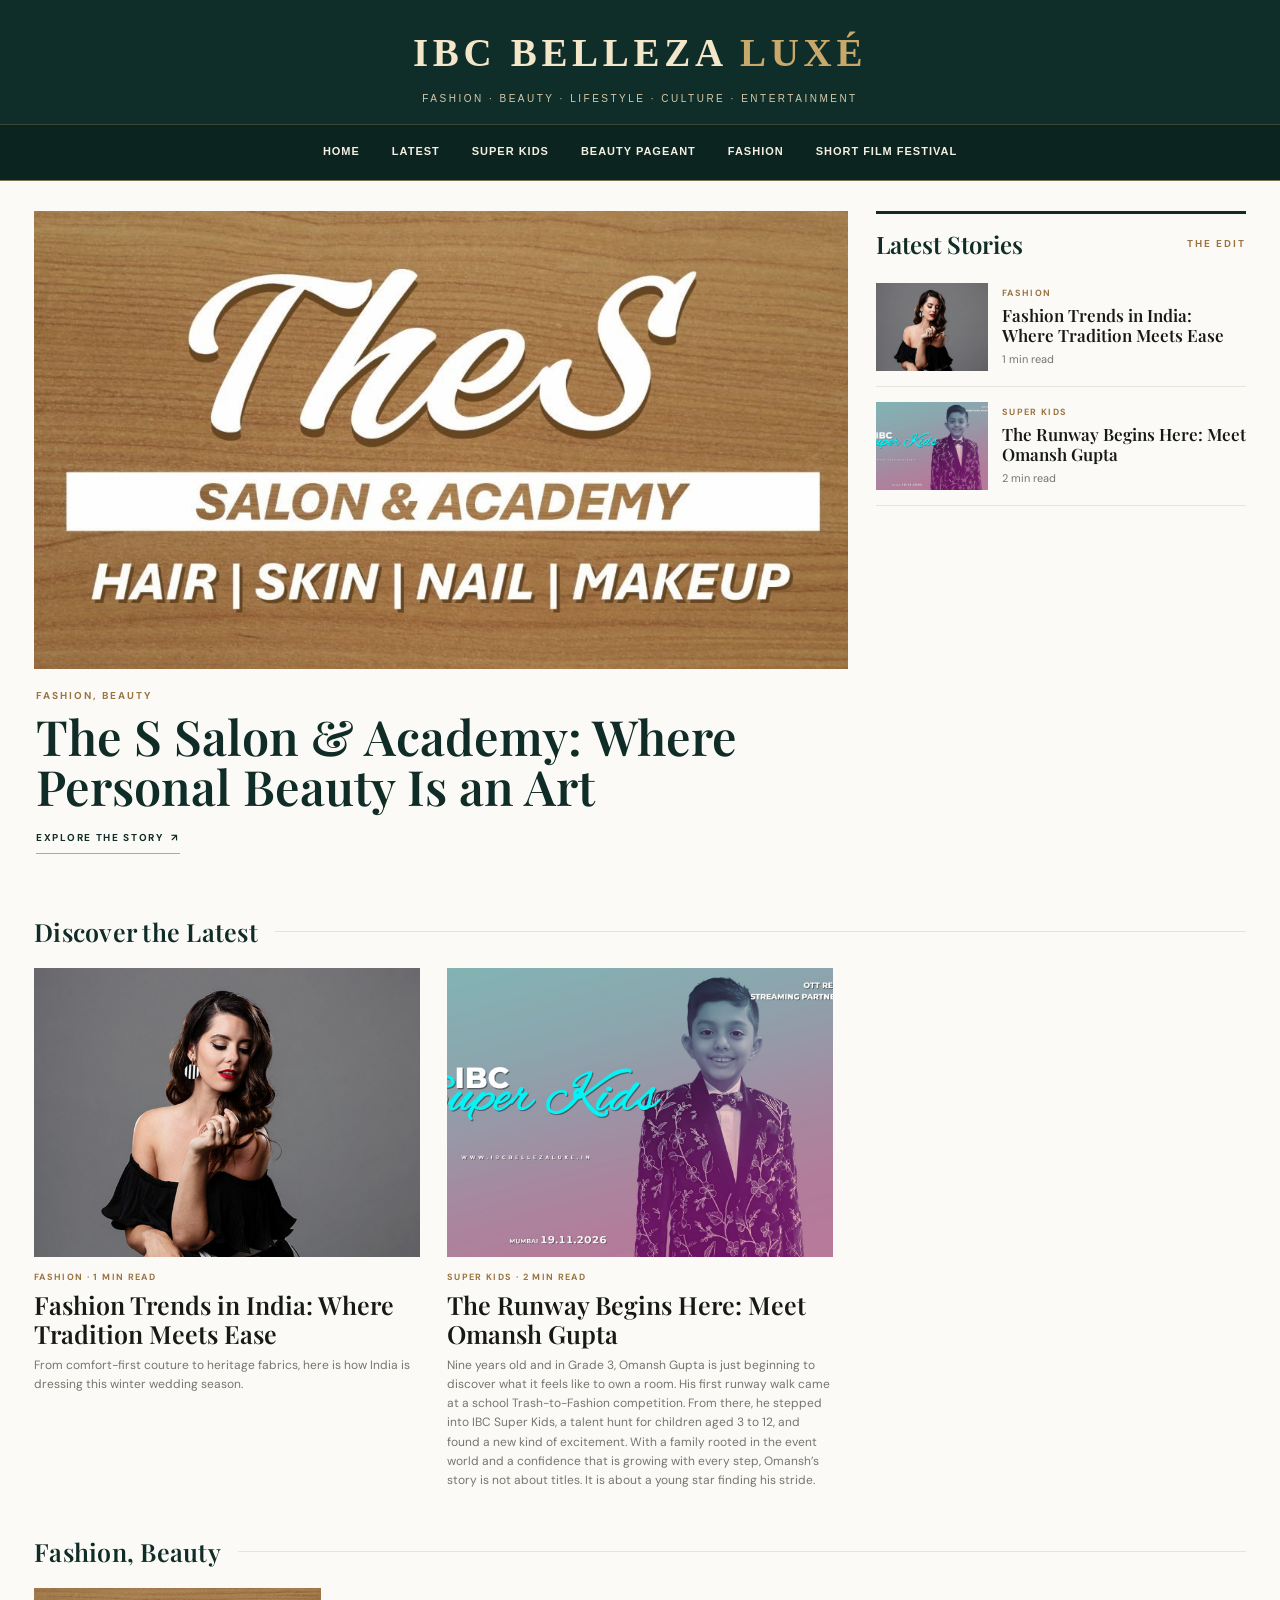
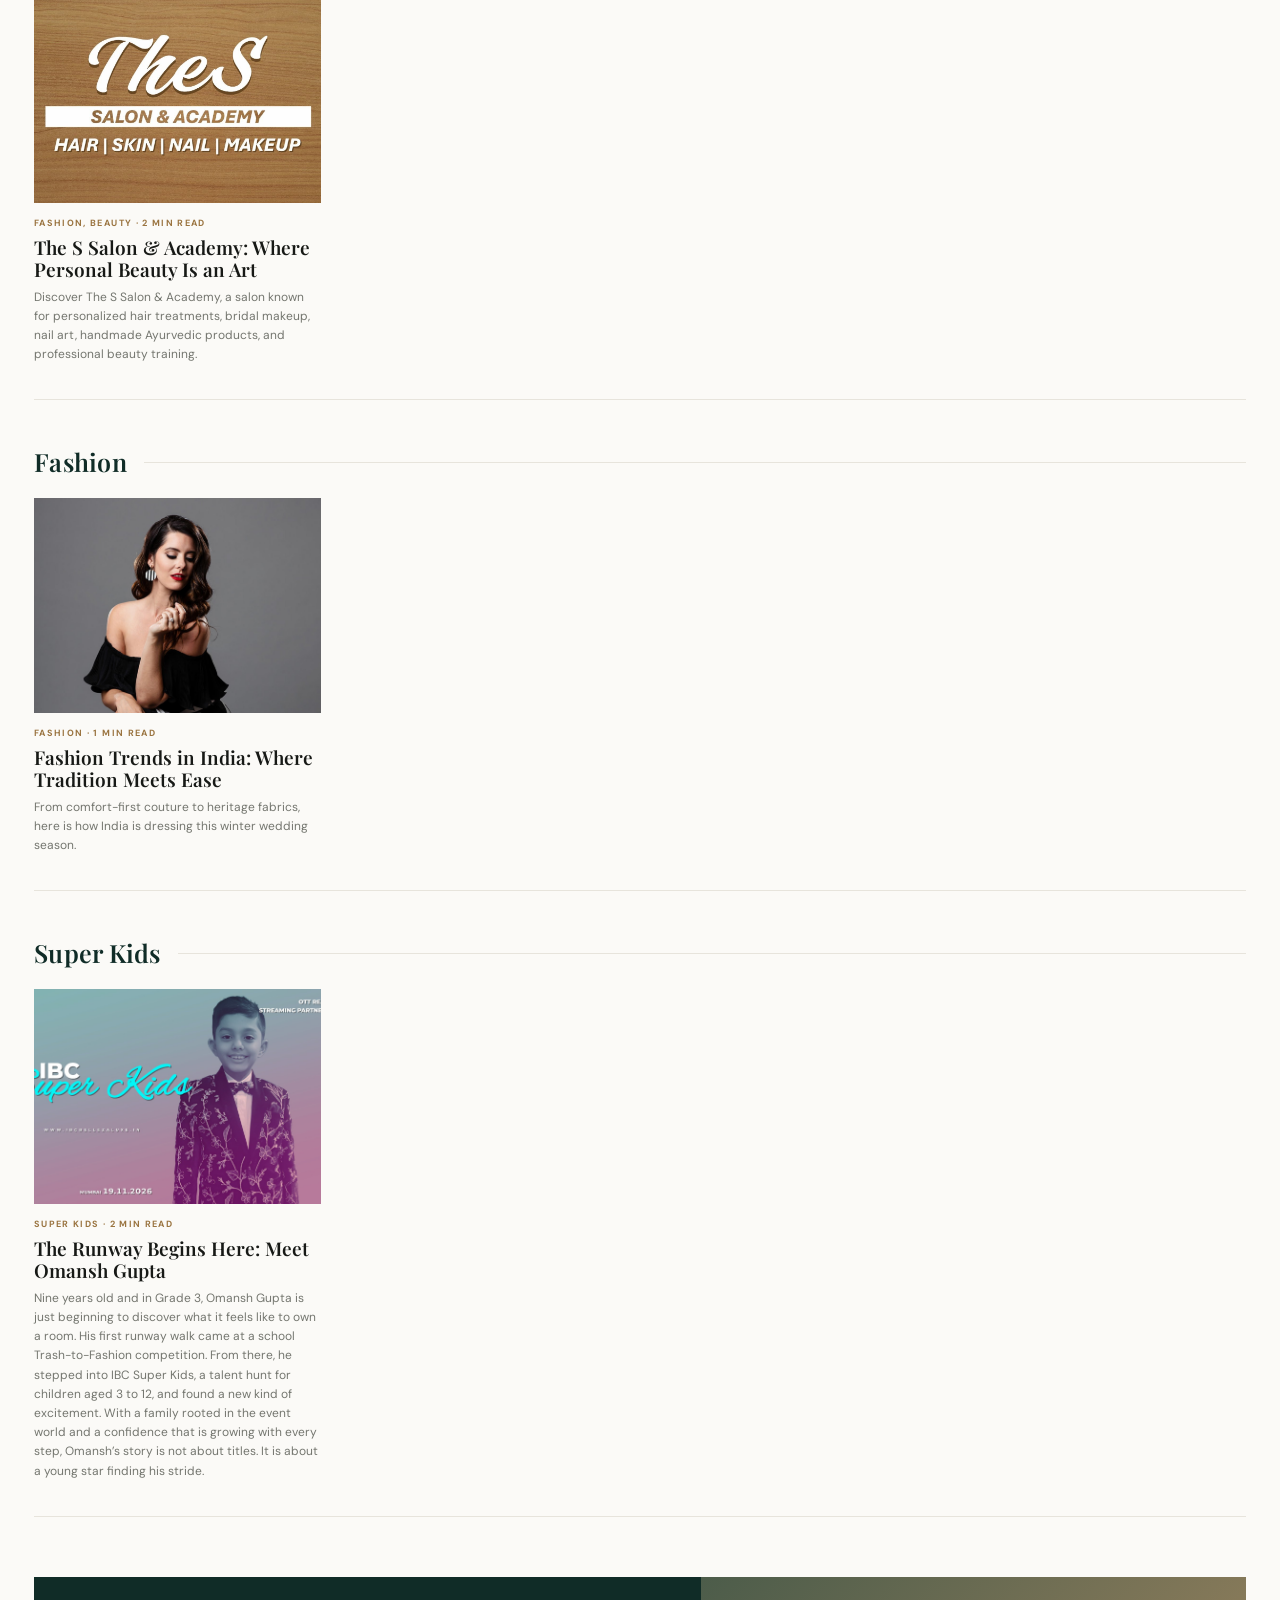
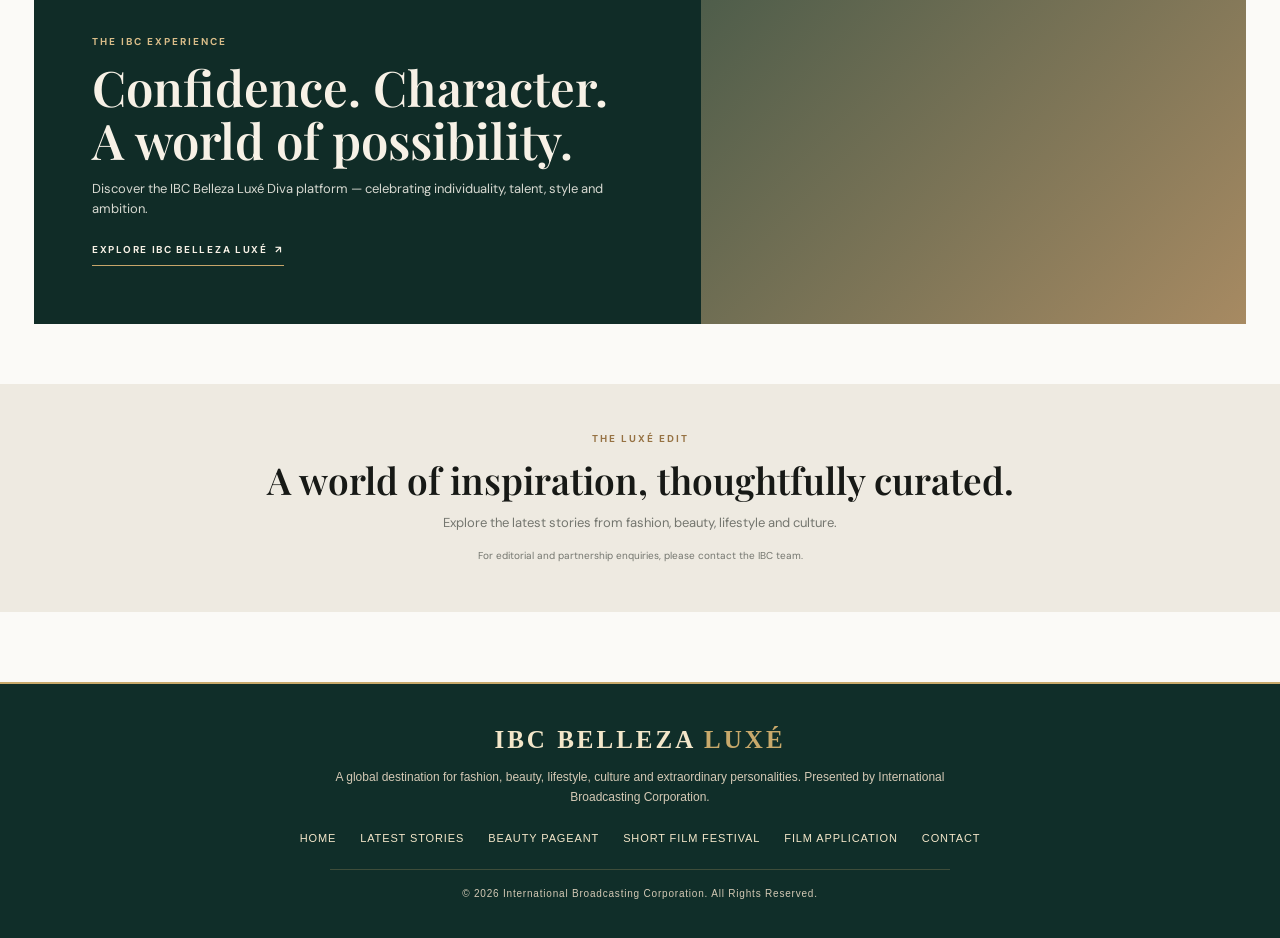
<file: index.html>
<!DOCTYPE html>
<html lang="en">
<head>
<meta charset="utf-8">
<meta name="viewport" content="width=device-width, initial-scale=1">
<title>IBC Belleza Luxé | Fashion, Beauty & Culture</title>
<meta name="description" content="Discover fashion, beauty, culture, lifestyle, personalities and entertainment from IBC Belleza Luxé.">
<meta name="theme-color" content="#102c27">
<link rel="preconnect" href="https://fonts.googleapis.com">
<link rel="preconnect" href="https://fonts.gstatic.com" crossorigin>
<link href="https://fonts.googleapis.com/css2?family=DM+Sans:wght@400;500;600;700&family=Playfair+Display:wght@500;600;700;800&display=swap" rel="stylesheet">
<link rel="icon" type="image/svg+xml" href="favicon.svg">
<link rel="icon" type="image/png" sizes="32x32" href="favicon-32.png">
<link rel="apple-touch-icon" href="apple-touch-icon.png">
<style>
:root{
 --green:#102c27;--green2:#1b4038;--gold:#c6a56a;--rose:#b77c79;
 --ink:#171916;--muted:#74766f;--line:#e7e4dc;--paper:#fbfaf7;--white:#fff;
 --serif:"Playfair Display",Georgia,serif;--sans:"DM Sans",Arial,sans-serif;
}
*{box-sizing:border-box}
html{scroll-behavior:smooth;scroll-padding-top:90px}
body{margin:0;background:var(--paper);color:var(--ink);font:15px/1.6 var(--sans)}
a{color:inherit;text-decoration:none}
img{max-width:100%}
button,a{-webkit-tap-highlight-color:transparent}
button{font:inherit}
.topline{background:var(--green);color:#ead9b7;text-align:center;padding:8px 15px;font-size:10px;letter-spacing:.19em;text-transform:uppercase}
.header{background:var(--paper);border-bottom:1px solid var(--line)}
.masthead{max-width:1440px;margin:auto;padding:24px 34px 17px;display:flex;align-items:center;justify-content:space-between;gap:20px}
.brand-wrap{text-align:center;margin:auto}
.brand{font:700 clamp(28px,4.1vw,53px)/.98 var(--serif);letter-spacing:.035em;color:var(--green);display:inline-block}
.brand span{color:var(--gold)}
.tagline{margin:9px 0 0;font-size:9px;letter-spacing:.25em;text-transform:uppercase;color:#77796f}
.header-side{min-width:120px;font-size:10px;letter-spacing:.12em;text-transform:uppercase;color:var(--muted)}
.header-side.right{text-align:right}
.nav-shell{position:sticky;top:0;z-index:30;background:rgba(251,250,247,.96);backdrop-filter:blur(12px);border-bottom:1px solid var(--line)}
.nav-inner{max-width:1440px;margin:auto;display:flex;align-items:center;justify-content:center;padding:0 26px}
nav{display:flex;align-items:center;justify-content:center;gap:clamp(16px,2.2vw,31px);overflow-x:auto;white-space:nowrap;scrollbar-width:none}
nav::-webkit-scrollbar{display:none}
nav a{display:block;padding:15px 0 13px;font-size:10px;font-weight:700;letter-spacing:.13em;text-transform:uppercase;border-bottom:2px solid transparent}
nav a:hover,nav a:focus-visible{border-color:var(--gold);outline:0;color:var(--green2)}
.menu-toggle{display:none;background:none;border:0;color:var(--green);font-size:22px;padding:9px}
.wrap{max-width:1370px;margin:auto;padding:0 34px}
.eyebrow{font-size:10px;line-height:1.4;font-weight:700;letter-spacing:.2em;text-transform:uppercase;color:#9a7440}
.rule-title{display:flex;align-items:center;gap:17px;margin:48px 0 22px}
.rule-title h2{font:600 25px/1.1 var(--serif);letter-spacing:.01em;margin:0;color:var(--green)}
.rule-title:after{content:"";height:1px;background:var(--line);flex:1}
.hero{padding:30px 0 8px}
.hero-grid{display:grid;grid-template-columns:minmax(0,1.65fr) minmax(280px,.75fr);gap:28px}
.hero-feature{position:relative;min-height:480px;background:linear-gradient(135deg,#183b33,#0d211e);overflow:hidden;display:flex;align-items:end;color:#fff}
.hero-feature img{position:absolute;inset:0;width:100%;height:100%;object-fit:cover;opacity:.76;transition:transform .7s}
.hero-feature:hover img{transform:scale(1.025)}
.hero-feature:after{content:"";position:absolute;inset:25% 0 0;background:linear-gradient(transparent,rgba(0,0,0,.78))}
.hero-content{position:relative;z-index:1;padding:clamp(24px,4vw,48px);max-width:850px}
.hero-content .eyebrow{color:#e5c992}
.hero-content h1{font:600 clamp(36px,5vw,66px)/1.03 var(--serif);margin:12px 0 13px;max-width:760px}
.hero-content p{font-size:14px;max-width:630px;color:#eee8dc;margin:0 0 21px}
.text-link{display:inline-flex;align-items:center;gap:10px;font-size:10px;font-weight:700;letter-spacing:.17em;text-transform:uppercase;border-bottom:1px solid var(--gold);padding:0 0 7px}
.text-link:hover{color:#e8ca91}
.latest-panel{border-top:3px solid var(--green);padding-top:14px}
.latest-head{display:flex;justify-content:space-between;align-items:center;margin-bottom:8px}
.latest-head h2{font:600 24px var(--serif);margin:0;color:var(--green)}
.latest-item{display:grid;grid-template-columns:112px 1fr;gap:14px;padding:15px 0;border-bottom:1px solid var(--line);align-items:center}
.latest-item img{width:112px;height:88px;object-fit:cover;background:#e9e6df}
.latest-item small,.story small{display:block;color:#9a7440;font-size:9px;font-weight:700;letter-spacing:.15em;text-transform:uppercase}
.latest-item h3{font:600 17px/1.2 var(--serif);margin:5px 0 0}
.latest-item p{font-size:11px;color:var(--muted);margin:5px 0 0}
.editorial-intro{display:grid;grid-template-columns:1fr 1fr;gap:30px;align-items:end;padding:32px 0 0}
.editorial-intro h2{font:600 clamp(28px,3.6vw,43px)/1.12 var(--serif);color:var(--green);margin:8px 0 0;max-width:650px}
.editorial-intro p{max-width:500px;color:var(--muted);font-size:13px;margin:0 0 4px}
.story-grid{display:grid;grid-template-columns:repeat(3,minmax(0,1fr));gap:27px}
.story{display:block;min-width:0}
.story-image{display:block;width:100%;aspect-ratio:4/3;object-fit:cover;background:#e9e6df;transition:transform .5s}
.story-image-wrap{overflow:hidden;background:#e9e6df}
.story:hover .story-image{transform:scale(1.035)}
.story small{margin-top:13px}
.story h3{font:600 clamp(19px,2vw,25px)/1.15 var(--serif);margin:7px 0;color:var(--ink)}
.story p{font-size:12px;line-height:1.6;color:var(--muted);margin:0}
.category-section{padding-bottom:35px;border-bottom:1px solid var(--line)}
.category-section .story-grid{grid-template-columns:repeat(4,minmax(0,1fr));gap:22px}
.category-section .story h3{font-size:19px}
.see-more{display:inline-block;margin-top:20px;font-size:9px;font-weight:700;letter-spacing:.16em;text-transform:uppercase;border-bottom:1px solid var(--gold);padding-bottom:5px;color:var(--green)}
.feature-band{margin:60px 0;background:var(--green);color:#f7f1e6;display:grid;grid-template-columns:1.1fr .9fr;min-height:310px}
.feature-band-copy{padding:clamp(28px,5vw,58px);display:flex;flex-direction:column;align-items:flex-start;justify-content:center}
.feature-band-copy .eyebrow{color:#d9bd89}
.feature-band h2{font:600 clamp(32px,4vw,49px)/1.08 var(--serif);margin:12px 0}
.feature-band p{font-size:13px;color:#d7d9d1;max-width:520px;margin:0 0 22px}
.feature-band-image{min-height:310px;background:linear-gradient(135deg,#4c5c4a,#a78a62);overflow:hidden}
.feature-band-image img{width:100%;height:100%;object-fit:cover;display:block}
.empty{padding:35px 0;color:var(--muted);font-size:13px}
.newsletter{margin-top:60px;background:#eeeae1;padding:48px 20px;text-align:center}
.newsletter .eyebrow{color:#967243}
.newsletter h2{font:600 clamp(27px,3vw,37px) var(--serif);margin:9px 0}
.newsletter p{color:var(--muted);font-size:13px;margin:0}
.newsletter-note{font-size:10px!important;margin-top:14px!important}
footer{background:#0d211e;color:#e9e2d5;padding:42px 25px 25px;text-align:center}
.footer-brand{font:700 30px var(--serif);letter-spacing:.04em;color:#e8d4ac}
.footer-brand span{color:#c6a56a}
footer p{max-width:650px;margin:12px auto;color:#c4c5bc;font-size:12px}
.footer-links{display:flex;justify-content:center;flex-wrap:wrap;gap:9px 22px;margin:22px auto}
.footer-links a{font-size:9px;letter-spacing:.12em;text-transform:uppercase;color:#e9e2d5}
.copyright{border-top:1px solid rgba(255,255,255,.15);padding-top:18px;margin-top:25px!important;font-size:10px!important}
.back-top{position:fixed;right:18px;bottom:18px;width:42px;height:42px;border:1px solid #c6a56a;background:var(--green);color:#f5e8cf;border-radius:50%;font-size:18px;cursor:pointer;z-index:10;opacity:0;pointer-events:none;transition:opacity .2s}
.back-top.show{opacity:1;pointer-events:auto}
@media(max-width:900px){
 .masthead{padding-left:20px;padding-right:20px}.header-side{min-width:80px}
 .hero-grid{grid-template-columns:1fr}.hero-feature{min-height:440px}
 .latest-panel{display:grid;grid-template-columns:repeat(2,minmax(0,1fr));column-gap:22px}
 .latest-head{grid-column:1/-1}.latest-item{grid-template-columns:92px 1fr}
 .latest-item img{width:92px;height:76px}
 .category-section .story-grid{grid-template-columns:repeat(2,minmax(0,1fr))}
}
@media(max-width:600px){
 .topline{font-size:8px;letter-spacing:.12em}
 .masthead{padding:19px 12px 15px}.header-side{display:none}
 .brand{font-size:34px}.tagline{font-size:8px;letter-spacing:.16em}
 .nav-inner{justify-content:flex-start;padding:0 12px}
 .menu-toggle{display:block}
 nav{justify-content:flex-start;gap:21px;flex:1}
 nav a{font-size:9px;padding:13px 0}
 .wrap{padding:0 16px}
 .hero{padding-top:17px}.hero-grid{gap:22px}.hero-feature{min-height:410px}
 .hero-content{padding:24px}.hero-content h1{font-size:39px}
 .hero-content p{font-size:12px}
 .latest-panel{display:block}.latest-head h2{font-size:22px}
 .latest-item{grid-template-columns:94px 1fr}
 .latest-item img{width:94px;height:75px}
 .rule-title{margin:37px 0 18px}.rule-title h2{font-size:22px}
 .editorial-intro{grid-template-columns:1fr;gap:10px;padding-top:24px}
 .story-grid,.category-section .story-grid{grid-template-columns:repeat(2,minmax(0,1fr));gap:17px}
 .story h3,.category-section .story h3{font-size:17px}
 .story p{font-size:11px}
 .feature-band{grid-template-columns:1fr;margin:42px 0}
 .feature-band-image{min-height:230px;grid-row:1}
 .feature-band-copy{padding:28px 23px}
 .feature-band h2{font-size:34px}
 .newsletter{margin-top:42px;padding:38px 18px}
}
/* Featured story: image first, headline beneath it; no excerpt */
.hero-feature{
  display:flex;
  flex-direction:column;
  align-items:stretch;
  min-height:0;
  background:transparent;
  color:var(--ink);
}
.hero-feature:after{display:none}
.hero-feature img{
  position:static;
  display:block;
  width:100%;
  height:auto;
  aspect-ratio:16/9;
  object-fit:cover;
  opacity:1;
}
.hero-feature:hover img{transform:none}
.hero-content{
  position:static;
  z-index:auto;
  max-width:none;
  padding:20px 2px 8px;
  color:var(--ink);
}
.hero-content .eyebrow{color:#9a7440}
.hero-content h1{
  color:var(--green);
  font-size:clamp(30px,3.8vw,49px);
  margin:8px 0 13px;
}
.hero-content p{display:none}
.hero-content .text-link{color:var(--green);margin-top:2px}
@media(max-width:600px){
  .hero-content{padding:15px 1px 5px}
  .hero-content h1{font-size:32px}
}
@media(prefers-reduced-motion:reduce){html{scroll-behavior:auto}*,*:before,*:after{transition:none!important}}
</style>
<link rel="stylesheet" href="assets/css/ibc-shell.css">
</head>
<body id="top">
<main class="wrap" id="root">
  <p class="empty">Loading the latest stories…</p>
</main>

<section class="newsletter">
  <div class="eyebrow">The Luxé Edit</div>
  <h2>A world of inspiration, thoughtfully curated.</h2>
  <p>Explore the latest stories from fashion, beauty, lifestyle and culture.</p>
  <p class="newsletter-note">For editorial and partnership enquiries, please contact the IBC team.</p>
</section>


<button class="back-top" id="backTop" aria-label="Back to top">↑</button>

<script>
const esc = s => String(s ?? '').replace(/[&<>"']/g, c => ({'&':'&amp;','<':'&lt;','>':'&gt;','"':'&quot;',"'":'&#39;'}[c]));
const href = a => a.link || (a.type === 'page' || !a.slug
  ? 'article.html?id=' + encodeURIComponent(a.id)
  : 'articles/' + encodeURIComponent(a.slug) + '/');
const slugify = s => String(s).toLowerCase().replace(/[^a-z0-9]+/g, '-').replace(/^-|-$/g, '') || 'stories';
const image = a => a.image ? esc(a.image) : '';
const story = a => '<a class="story" href="' + esc(href(a)) + '">' +
  '<div class="story-image-wrap">' + (image(a) ? '<img class="story-image" loading="lazy" src="' + image(a) + '" alt="' + esc(a.title) + '">' : '<div class="story-image"></div>') + '</div>' +
  '<small>' + esc(a.category || 'Latest') + (a.readTime ? ' · ' + esc(a.readTime) : '') + '</small>' +
  '<h3>' + esc(a.title) + '</h3>' + (a.excerpt ? '<p>' + esc(a.excerpt) + '</p>' : '') + '</a>';

fetch('content/articles.json', {cache:'no-store'})
.then(r => r.ok ? r.json() : Promise.reject(new Error('Could not load article data')))
.then(list => {
  if (!Array.isArray(list)) throw new Error('Article data must be a JSON array');
  list = list.filter(a => a && a.status === 'published');
  const pages = list.filter(a => a.type === 'page');
  const posts = list.filter(a => a.type !== 'page');
  const categories = [...new Set(posts.map(a => a.category || 'More stories'))];
  const sorted = [...posts].sort((a,b) => new Date(b.date || 0) - new Date(a.date || 0));
  const lead = sorted.find(a => a.section === 'cover') || sorted[0];
  const latest = sorted.filter(a => a.id !== lead?.id).slice(0,5);
  let out = '';

  if (lead) {
    out += '<section class="hero"><div class="hero-grid">' +
      '<a class="hero-feature" href="' + esc(href(lead)) + '">' +
      (image(lead) ? '<img src="' + image(lead) + '" alt="' + esc(lead.title) + '">' : '') +
      '<div class="hero-content"><div class="eyebrow">' + esc(lead.category || 'The Cover Story') + '</div>' +
      '<h1>' + esc(lead.title) + '</h1><p>' + esc(lead.excerpt || 'Discover the people, ideas and stories shaping the world of fashion, beauty and culture.') + '</p>' +
      '<span class="text-link">Explore the story&nbsp; ↗</span></div></a>' +
      '<aside class="latest-panel"><div class="latest-head"><h2>Latest Stories</h2><span class="eyebrow">The Edit</span></div>' +
      (latest.length ? latest.map(a => '<a class="latest-item" href="' + esc(href(a)) + '">' +
        (image(a) ? '<img loading="lazy" src="' + image(a) + '" alt="' + esc(a.title) + '">' : '<div></div>') +
        '<div><small>' + esc(a.category || 'Latest') + '</small><h3>' + esc(a.title) + '</h3>' +
        (a.readTime ? '<p>' + esc(a.readTime) + '</p>' : '') + '</div></a>').join('') :
        '<p class="empty">More stories coming soon.</p>') +
      '</aside></div></section>';
  } else {
    out += '<section class="hero"><div class="editorial-intro"><div><div class="eyebrow">Welcome to IBC Belleza Luxé</div><h2>Style, substance and stories that move culture.</h2></div><p>Discover fashion, beauty, lifestyle, entertainment and extraordinary personalities.</p></div></section>';
  }

  const remaining = sorted.filter(a => a.id !== lead?.id);
  out += '<section id="stories"><div class="rule-title"><h2>Discover the Latest</h2></div>' +
    (remaining.length ? '<div class="story-grid">' + remaining.slice(0,6).map(story).join('') + '</div>' : '<p class="empty">Published stories will appear here.</p>') +
    '</section>';

  categories.forEach(c => {
    const items = sorted.filter(a => (a.category || 'More stories') === c);
    if (!items.length) return;
    out += '<section class="category-section" id="c-' + slugify(c) + '">' +
      '<div class="rule-title"><h2>' + esc(c) + '</h2></div>' +
      '<div class="story-grid">' + items.slice(0,4).map(story).join('') + '</div>' +
      (items.length > 4 ? '<a class="see-more" href="#c-' + slugify(c) + '">Explore more in ' + esc(c) + ' ↑</a>' : '') +
      '</section>';
  });

  out += '<section class="feature-band" id="pageant"><div class="feature-band-copy">' +
    '<div class="eyebrow">The IBC Experience</div><h2>Confidence. Character. A world of possibility.</h2>' +
    '<p>Discover the IBC Belleza Luxé Diva platform — celebrating individuality, talent, style and ambition.</p>' +
    '<a class="text-link" href="https://ibcbellezaluxe.in/">Explore IBC Belleza Luxé&nbsp; ↗</a></div>' +
    '<div class="feature-band-image"></div></section>';

  document.getElementById('root').innerHTML = out;
})
.catch(err => {
  document.getElementById('root').innerHTML =
    '<div class="empty"><strong>Stories could not be loaded.</strong><br>Please check that <code>content/articles.json</code> exists and contains valid JSON. Your homepage design is ready, but article data could not be displayed.</div>';
});

const backTop = document.getElementById('backTop');
window.addEventListener('scroll', () => backTop.classList.toggle('show', window.scrollY > 500), {passive:true});
backTop.addEventListener('click', () => window.scrollTo({top:0,behavior:'smooth'}));
</script>
<script src="assets/js/ibc-shell.js" data-root="" defer></script>
</body>
</html>
</file>
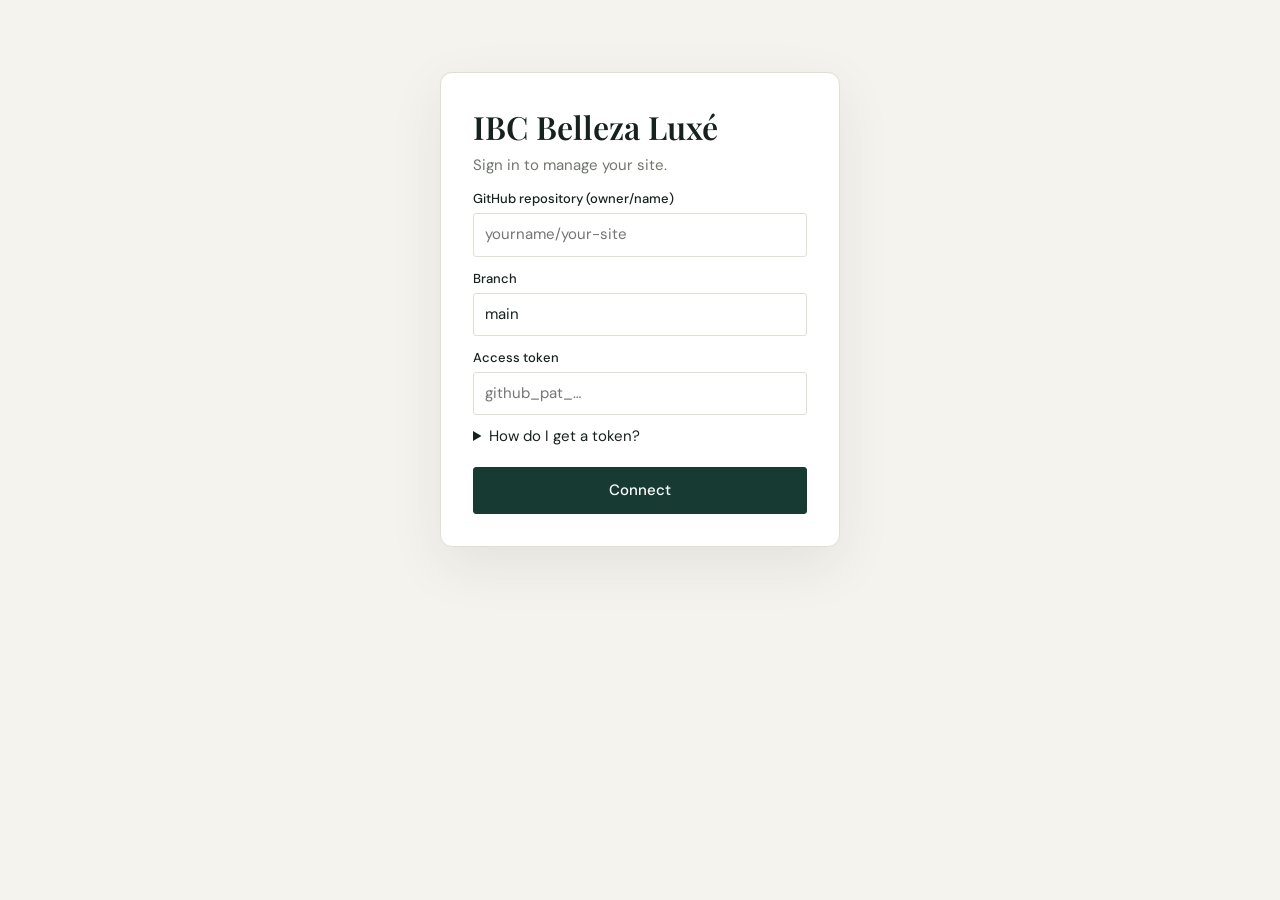
<file: admin.html>
<!doctype html>
<html lang="en">
<head>
<meta charset="utf-8">
<meta name="viewport" content="width=device-width, initial-scale=1">
<meta name="robots" content="noindex,nofollow">
<title>IBC Belleza Luxé – Admin</title>
<link href="https://fonts.googleapis.com/css2?family=Cormorant+Garamond:wght@600;700&family=Instrument+Sans:wght@400;500;600&family=Playfair+Display:wght@600;700&family=DM+Sans:wght@400;500;600&display=swap" rel="stylesheet">
<style>
:root{--bg:#f4f2f6;--ink:#1a1820;--mute:#6b6874;--line:#e4e0e9;--acc:#5b2a4e;--tint:#f0e8ef;--bad:#b3261e;--serif:"Cormorant Garamond",Georgia,serif}
*{box-sizing:border-box}
body{margin:0;background:var(--bg);color:var(--ink);font:15px/1.55 "Instrument Sans",system-ui,sans-serif}
button,input,select,textarea{font:inherit;color:inherit}
.hide{display:none!important}
input,select,textarea{width:100%;padding:9px 11px;border:1px solid var(--line);border-radius:6px;background:#fff}
label{display:block;font-size:13px;font-weight:500;margin:12px 0 4px}
.btn{padding:8px 16px;border-radius:7px;border:1px solid var(--acc);background:var(--acc);color:#fff;cursor:pointer;font-weight:500;display:inline-block}
.btn.g{background:#fff;color:var(--acc)}.btn.d{background:#fff;color:var(--bad);border-color:#e3c3c0}
.btn.s{padding:3px 10px;font-size:13px}.btn:disabled{opacity:.5;cursor:wait}
h1{font:600 32px var(--serif);margin:0}
.gate{max-width:400px;margin:8vh auto;background:#fff;padding:32px;border-radius:12px;border:1px solid var(--line)}
.gate h1{margin-bottom:6px}.gate .btn{width:100%;margin-top:18px;padding:11px}
.gate ol{font-size:13px;color:var(--mute);padding-left:18px}
.bar{display:flex;justify-content:space-between;align-items:center;padding:12px 20px;background:#fff;border-bottom:1px solid var(--line);position:sticky;top:0;z-index:5}
.brand{font:700 22px var(--serif)}.bar small{color:var(--mute);margin:0 12px}
.shell{display:grid;grid-template-columns:200px 1fr;gap:24px;max-width:1200px;margin:0 auto;padding:22px 20px 80px}
aside button{display:block;width:100%;text-align:left;padding:9px 12px;border:0;background:none;border-radius:6px;cursor:pointer}
aside button.on{background:var(--tint);color:var(--acc);font-weight:600}
aside a{display:block;padding:9px 12px;color:var(--acc);font-size:14px}
@media(max-width:800px){.shell{grid-template-columns:1fr}aside{display:flex;flex-wrap:wrap}aside button,aside a{width:auto}}
.hd{display:flex;justify-content:space-between;align-items:center;margin-bottom:14px;gap:10px;flex-wrap:wrap}
.f{display:flex;gap:10px;margin-bottom:12px;flex-wrap:wrap}.f input{max-width:280px}
.seg button{padding:6px 14px;border:1px solid var(--line);background:#fff;cursor:pointer;text-transform:capitalize}
.seg button.on{background:var(--acc);color:#fff}
.rows{background:#fff;border:1px solid var(--line);border-radius:10px;overflow:hidden}
.row{display:flex;gap:12px;align-items:center;padding:10px 14px;border-top:1px solid var(--line);cursor:pointer}
.row:first-child{border:0}.row:hover{background:#faf8fb}
.row img,.row i{width:64px;height:46px;object-fit:cover;border-radius:5px;background:var(--line);flex:none}
.row .t{flex:1;min-width:0}.row b{display:block;overflow:hidden;text-overflow:ellipsis;white-space:nowrap}
.row span{font-size:13px;color:var(--mute)}
.tag{background:var(--tint);color:var(--acc);border-radius:99px;padding:1px 9px;font-size:12px;margin-left:8px}
.em{padding:36px;text-align:center;color:var(--mute)}
.ed{display:grid;grid-template-columns:1fr 290px;gap:22px;align-items:start}
@media(max-width:950px){.ed{grid-template-columns:1fr}}
.paper,.box{background:#fff;border:1px solid var(--line);border-radius:10px;padding:18px}
.ttl{font:600 36px/1.15 var(--serif);border:0;border-bottom:1px solid var(--line);border-radius:0;padding:4px 0 10px}
.tb{display:flex;gap:6px;flex-wrap:wrap;margin:14px 0 8px;position:sticky;top:56px;background:#fff;padding:6px 0;z-index:3}
.tb button{min-width:36px;padding:5px 9px;border:1px solid var(--line);background:#fff;border-radius:6px;cursor:pointer}
#bd{min-height:380px;border:1px solid var(--line);border-radius:6px;padding:16px;font:18px/1.7 var(--serif);outline-color:var(--acc)}
#bd img,.prose img{max-width:100%;height:auto}
#bd h2{font:600 28px var(--serif);margin:1em 0 .3em}
#bd blockquote{border-left:3px solid var(--acc);margin:1em 0;padding-left:16px;color:var(--acc);font-style:italic}
#pv{width:100%;aspect-ratio:16/10;object-fit:cover;border-radius:6px;background:var(--line);margin-bottom:8px}
.side{display:grid;gap:14px}
.grid{display:grid;grid-template-columns:repeat(auto-fill,minmax(150px,1fr));gap:12px}
.grid figure{margin:0;background:#fff;border:1px solid var(--line);border-radius:8px;overflow:hidden}
.grid img{width:100%;aspect-ratio:1;object-fit:cover;display:block;background:var(--line)}
.grid div{display:flex;gap:6px;padding:6px;justify-content:center}
dialog{width:min(820px,94vw);border:0;border-radius:12px;padding:20px;max-height:86vh}
dialog::backdrop{background:rgba(20,10,20,.5)}
#toast{position:fixed;bottom:22px;left:50%;transform:translateX(-50%);background:var(--ink);color:#fff;padding:10px 18px;border-radius:8px;opacity:0;pointer-events:none;transition:.2s;max-width:90vw;z-index:50}
#toast.on{opacity:1}#toast.err{background:var(--bad)}
input[type=checkbox]{width:auto;margin-right:6px}.chk{font-weight:400;margin:6px 0}
/* IBC Belleza Luxé unified visual identity */

:root{--bg:#f5f3ed;--ink:#17221e;--mute:#72766f;--line:#e2ded4;--acc:#173b32;--tint:#e8eee8;--bad:#a3332b;--serif:"Playfair Display","Cormorant Garamond",Georgia,serif}
body{background:var(--bg);color:var(--ink);font-family:"DM Sans","Instrument Sans",Arial,sans-serif}
.gate,.bar,dialog{border-color:var(--line)}
.gate{box-shadow:0 18px 55px rgba(16,44,39,.08)}
h1,.brand{font-family:"Playfair Display","Cormorant Garamond",Georgia,serif}
.btn{background:var(--acc);border-color:var(--acc);border-radius:3px}
.btn.g{background:#fff;color:var(--acc)}
input,select,textarea{border-color:var(--line);border-radius:3px}
.bar{background:#102c27;color:#f5ecdc}
.bar small{color:#d7c7a7}
.bar .btn.g{background:transparent;color:#f5ecdc;border-color:#c6a56a}
#nav{background:#173b32}
#nav button,#nav a{border-radius:3px}
</style>
</head>
<body>
<div id="gate" class="gate">
  <h1>IBC Belleza Luxé</h1>
  <p style="color:var(--mute);margin:0 0 6px">Sign in to manage your site.</p>
  <form id="cf">
    <label>GitHub repository (owner/name)</label><input id="repo" placeholder="yourname/your-site" required>
    <label>Branch</label><input id="branch" value="main">
    <label>Access token</label><input id="token" type="password" placeholder="github_pat_…" required>
    <details style="margin-top:10px"><summary>How do I get a token?</summary><ol>
      <li>GitHub → Settings → Developer settings → Fine-grained tokens → Generate new token.</li>
      <li>Repository access: only your site repository.</li>
      <li>Permissions → Contents: <b>Read and write</b>.</li></ol></details>
    <button class="btn" id="go">Connect</button>
  </form>
</div>

<div id="app" class="hide">
  <header class="bar"><span class="brand">IBC Belleza Luxé <small>Admin</small></span><span><small id="conn"></small><button class="btn g s" id="out">Sign out</button></span></header>
  <div class="shell">
    <aside id="nav"><button data-v="post">Posts</button><button data-v="page">Pages</button><button data-v="media">Media</button><a href="index.html" target="_blank">View site ↗</a></aside>
    <main id="main"></main>
  </div>
</div>
<dialog id="dlg"><div id="dbody"></div><p style="text-align:right;margin:12px 0 0"><button class="btn g" onclick="dlg.close()">Close</button></p></dialog>
<div id="toast"></div>

<script>
const $ = s => document.querySelector(s);
const esc = s => String(s ?? '').replace(/[&<>"']/g, c => ({'&':'&amp;','<':'&lt;','>':'&gt;','"':'&quot;',"'":'&#39;'}[c]));
const uid = () => Math.random().toString(36).slice(2, 9) + Date.now().toString(36).slice(-4);
const slug = s => String(s || '').normalize('NFC').toLowerCase().trim()
  .replace(/[^\p{L}\p{N}]+/gu, '-').replace(/^-|-$/g, '') || 'article';
const SEC = {'':'Normal (shown in its category on Home)', cover:'Cover story', featured:'Top picks', trending:'Trending Now'};
const PATH = 'content/articles.json';
let cfg = JSON.parse(localStorage.getItem('ibcAdmin') || '{}'), data = [], sha = null, view = 'post', flt = 'all', q = '', cur = null, dirty = false, range = null;
const raw = () => 'https://raw.githubusercontent.com/' + cfg.repo + '/' + cfg.branch + '/';
const toEd = h => h.replace(/src="uploads\//g, 'src="' + raw() + 'uploads/');
const fromEd = h => h.split(raw()).join('');
const imgSrc = v => !v ? '' : /^(https?:|data:)/.test(v) ? v : raw() + v;
const publicBase = () => location.hostname.endsWith('github.io')
  ? location.origin + '/' + cfg.repo.split('/')[1] + '/'
  : location.origin + location.pathname.replace(/admin\.html?$/i, '');
const absoluteImage = v => !v ? '' : /^(https?:)/.test(v) ? v : publicBase() + String(v).replace(/^\//, '');
const postUrl = a => publicBase() + 'articles/' + encodeURIComponent(a.slug || a.id) + '/';
const staticArticle = a => {
  const title = esc(a.title), desc = esc(a.excerpt || a.title), url = postUrl(a), image = absoluteImage(a.image);
  const body = (a.format === 'html' ? (a.body || '') : md(a.body || ''))
    .replace(/src="uploads\//g, 'src="' + publicBase() + 'uploads/');
  const navCats = [...new Set(data
    .filter(x => (x.type || 'post') !== 'page' && !['cover', 'featured', 'trending'].includes(x.section))
    .map(x => x.category || 'More stories'))];
  const navPages = data.filter(x => x.type === 'page' && x.menu);
  const pageHref = p => p.link || (p.type === 'page' || !p.slug
    ? publicBase() + 'article.html?id=' + encodeURIComponent(p.id)
    : publicBase() + 'articles/' + encodeURIComponent(p.slug) + '/');
  const navHtml = '<a href="' + publicBase() + '">Home</a>' +
    navCats.map(c => '<a href="' + publicBase() + '#c-' + slug(c) + '">' + esc(c) + '</a>').join('') +
    (data.some(x => (x.type || 'post') !== 'page' && x.section === 'trending')
      ? '<a href="' + publicBase() + '#trending">Trending</a>' : '') +
    navPages.map(p => '<a href="' + esc(pageHref(p)) + '">' + esc(p.title) + '</a>').join('');
  return '<!doctype html><html lang="en"><head><meta charset="utf-8"><meta name="viewport" content="width=device-width,initial-scale=1">' +
    '<title>' + title + ' | IBC BELLEZA LUXÉ</title><meta name="description" content="' + desc + '">' +
    '<link rel="canonical" href="' + url + '">' +
    '<meta property="og:type" content="article"><meta property="og:site_name" content="IBC BELLEZA LUXÉ">' +
    '<meta property="og:title" content="' + title + '"><meta property="og:description" content="' + desc + '">' +
    '<meta property="og:url" content="' + url + '">' + (image ? '<meta property="og:image" content="' + esc(image) + '"><meta property="og:image:secure_url" content="' + esc(image) + '">' : '') +
    '<meta name="twitter:card" content="summary_large_image"><meta name="twitter:title" content="' + title + '">' +
    '<meta name="twitter:description" content="' + desc + '">' + (image ? '<meta name="twitter:image" content="' + esc(image) + '">' : '') +
    '<link href="https://fonts.googleapis.com/css2?family=Cormorant+Garamond:wght@500;600;700&family=Instrument+Sans:wght@400;500&display=swap" rel="stylesheet">' +
    '<style>*{box-sizing:border-box}body{margin:0;color:#1a1820;background:#fff;font:16px/1.6 Instrument Sans,Arial,sans-serif}.site-header{border-bottom:1px solid #e9e3e8;text-align:center;padding:22px 18px 14px}.brand{display:inline-block;color:#1a1820;text-decoration:none;font:600 30px/1.1 Cormorant Garamond,Georgia,serif;letter-spacing:.02em}.tag{margin:5px 0 0;color:#786b76;font-size:12px;letter-spacing:.12em}.site-nav{display:flex;justify-content:center;gap:26px;flex-wrap:wrap;padding:12px 16px;border-bottom:1px solid #eee8ed}.site-nav a{color:#5b2a4e;text-decoration:none;font-size:14px}.site-nav a:hover{text-decoration:underline}.art{max-width:760px;margin:32px auto;padding:0 20px}.art h1{font:600 clamp(32px,5vw,50px)/1.1 Cormorant Garamond,Georgia,serif}.hero{width:100%;height:auto;margin:12px 0 20px}.prose{font-size:18px;line-height:1.8}.prose img{max-width:100%;height:auto}.prose h2{font:600 28px Cormorant Garamond,Georgia,serif}.site-footer{margin-top:55px;padding:28px 18px;text-align:center;border-top:1px solid #e9e3e8;color:#786b76;font-size:13px}.site-footer a{color:#5b2a4e}a{color:#5b2a4e}@media(max-width:600px){.brand{font-size:25px}.site-nav{gap:16px}}</style></head><body>' +
    '<header class="site-header"><a class="brand" href="' + publicBase() + '">IBC BELLEZA LUXÉ.</a><p class="tag">The art of living beautifully</p></header>' +
    '<nav class="site-nav" aria-label="Main navigation">' + navHtml + '</nav>' +
    '<article class="art"><small>' + esc(a.category || '') + (a.readTime ? ' • ' + esc(a.readTime) : '') + '</small><h1>' + title + '</h1>' +
    (image ? '<img class="hero" src="' + esc(image) + '" alt="' + title + '">' : '') + '<div class="prose">' + body + '</div></article>' +
    '<footer class="site-footer"><a class="brand" href="' + publicBase() + '">IBC BELLEZA LUXÉ.</a><p>© 2026 IBC BELLEZA LUXÉ. All Rights Reserved.</p></footer></body></html>';
};
async function publishStaticArticle(a) {
  const path = 'articles/' + (a.slug || a.id) + '/index.html';
  const old = await gh(path);
  const body = { message: 'Admin: publish article page "' + a.title + '"', content: b64(staticArticle(a)) };
  if (old.ok) body.sha = (await old.json()).sha;
  else if (old.status !== 404) await fail(old, 'Could not check article page');
  await queue(() => putRetry(path, body, 'Article page publish failed'));
}

function toast(m, e) { const t = $('#toast'); t.textContent = m; t.className = 'on' + (e ? ' err' : ''); clearTimeout(toast.t); toast.t = setTimeout(() => t.className = '', 4500); }
function b64(s) { const u = new TextEncoder().encode(s); let o = ''; for (let i = 0; i < u.length; i += 8192) o += String.fromCharCode(...u.subarray(i, i + 8192)); return btoa(o); }
function unb64(c) { return new TextDecoder().decode(Uint8Array.from(atob(c.replace(/\n/g, '')), x => x.charCodeAt(0))); }
async function run(btn, fn, busy) {
  const old = btn && btn.textContent; if (btn) { btn.disabled = true; if (busy) btn.textContent = busy; }
  try { await fn(); } catch (e) { toast(e.message, true); }
  if (btn) { btn.disabled = false; if (busy) btn.textContent = old; }
}

/* ---- GitHub (all writes go one at a time: this prevents most upload errors) ---- */
let chain = Promise.resolve();
const queue = f => { const p = chain.then(f); chain = p.catch(() => {}); return p; };
const wait = ms => new Promise(r => setTimeout(r, ms));
function gh(path, o = {}) {
  const m = o.method || 'GET';
  const url = 'https://api.github.com/repos/' + cfg.repo + '/contents/' + path + (m === 'GET' ? '?ref=' + encodeURIComponent(cfg.branch) : '');
  return fetch(url, { method: m, headers: { Authorization: 'Bearer ' + cfg.token, Accept: 'application/vnd.github+json' },
    body: o.body ? JSON.stringify({ ...o.body, branch: cfg.branch }) : undefined });
}
async function fail(r, what) {
  const j = await r.json().catch(() => ({}));
  const m = { 401: 'The token is wrong or expired. Create a new one.',
    403: 'The token cannot write to this repository. Give it "Contents: Read and write".',
    404: 'Repository or branch not found, or the token has no access to it.',
    413: 'The file is too large.' }[r.status] || j.message || ('error ' + r.status);
  throw new Error(what + ': ' + m);
}
async function putRetry(path, body, what) {
  for (let t = 0; t < 4; t++) {
    const r = await gh(path, { method: 'PUT', body });
    if (r.ok) return r.json();
    if (r.status === 409 || r.status === 422 || r.status >= 500) { await wait(800 * (t + 1)); if (body.sha !== undefined) { const latestResponse = await gh(path); if (latestResponse.ok) { const latestFile = await latestResponse.json(); body.sha = latestFile.sha; } } continue; }
    await fail(r, what);
  }
  throw new Error(what + ': GitHub is busy. Wait a few seconds and try again.');
}
async function load() {
  const r = await gh(PATH);
  if (r.status === 404) { data = []; sha = null; return; }
  if (!r.ok) await fail(r, 'Could not load articles');
  const j = await r.json(); sha = j.sha; data = JSON.parse(unb64(j.content) || '[]');
}
const commit = msg => queue(async () => {
  const body = { message: msg, content: b64(JSON.stringify(data, null, 2)) };
  if (sha) body.sha = sha;
  sha = (await putRetry(PATH, body, 'Save failed')).content.sha;
});
async function mutate(fn, msg) {
  const bak = JSON.stringify(data); fn();
  try { await commit(msg); } catch (e) { data = JSON.parse(bak); throw e; }
}

/* ---- images ---- */
async function shrink(f) {
  let bm;
  try { bm = await createImageBitmap(f, { imageOrientation: 'from-image' }); }
  catch (e) { throw new Error('This image cannot be read. Use JPG, PNG or WebP (HEIC photos: export as JPG first).'); }
  const s = Math.min(1, 1600 / Math.max(bm.width, bm.height)), c = document.createElement('canvas');
  c.width = Math.round(bm.width * s); c.height = Math.round(bm.height * s);
  const x = c.getContext('2d'); x.fillStyle = '#fff'; x.fillRect(0, 0, c.width, c.height); x.drawImage(bm, 0, 0, c.width, c.height);
  return c.toDataURL('image/jpeg', .86).split(',')[1];
}
async function upload(f) {
  const content = await shrink(f);
  const n = 'uploads/' + Date.now() + '-' + (slug(f.name.replace(/\.[^.]+$/, '')) || 'image') + '.jpg';
  await queue(() => putRetry(n, { message: 'Admin: upload ' + n, content }, 'Upload failed'));
  return n;
}
async function media(el, pick) {
  el.innerHTML = '<p class="em">Loading…</p>';
  const r = await gh('uploads');
  if (!r.ok && r.status !== 404) await fail(r, 'Could not load media');
  const L = r.ok ? (await r.json()).filter(x => /\.(jpe?g|png|webp|gif)$/i.test(x.name)).reverse() : [];
  el.innerHTML = '<div class="hd"><h1>' + (pick ? 'Choose an image' : 'Media') + '</h1><label class="btn" style="margin:0">Upload images<input type="file" accept="image/*" multiple hidden></label></div>' +
    (L.length ? '<div class="grid">' + L.map(x => '<figure data-p="' + esc(x.path) + '" data-s="' + x.sha + '"><img loading="lazy" src="' + esc(raw() + x.path) + '" alt=""><div>' +
      (pick ? '<button class="btn s" data-a="use">Use</button>' : '') + '<button class="btn s d" data-a="del">Delete</button></div></figure>').join('') + '</div>' : '<p class="em">No images yet. Upload your first one.</p>');
  el.querySelector('input').onchange = async e => {
    const fs = [...e.target.files]; let n = 0;
    for (const f of fs) { try { toast('Uploading ' + (++n) + ' of ' + fs.length + '…'); const p = await upload(f); if (pick && fs.length === 1) return pick(p); } catch (er) { toast(er.message, true); return; } }
    toast('Uploaded'); media(el, pick);
  };
  el.onclick = e => {
    const b = e.target.closest('[data-a]'); if (!b) return; const fg = b.closest('figure');
    if (b.dataset.a === 'use') return pick(fg.dataset.p);
    if (!confirm('Delete this image? Posts using it will lose their picture.')) return;
    run(b, async () => { await queue(async () => { const r = await gh(fg.dataset.p, { method: 'DELETE', body: { message: 'Admin: delete image', sha: fg.dataset.s } }); if (!r.ok) await fail(r, 'Delete failed'); }); fg.remove(); toast('Deleted'); });
  };
}

/* ---- legacy markdown -> html ---- */
const md = s => esc(s).split(/\n{2,}/).map(b => /^## /.test(b) ? '<h2>' + b.slice(3) + '</h2>' : /^&gt; /.test(b) ? '<blockquote>' + b.slice(5) + '</blockquote>' :
  /^- /.test(b) ? '<ul>' + b.split('\n').map(l => '<li>' + l.slice(2) + '</li>').join('') + '</ul>' : '<p>' + b.replace(/\n/g, '<br>') + '</p>').join('').replace(/\*\*(.+?)\*\*/g, '<b>$1</b>');

/* ---- list ---- */
function show(v) {
  if (dirty && !confirm('You have unsaved changes. Leave without saving?')) return;
  dirty = false; view = v; flt = 'all'; q = '';
  document.querySelectorAll('#nav button').forEach(b => b.classList.toggle('on', b.dataset.v === v));
  if (v === 'media') { $('#main').innerHTML = ''; return run(null, () => media($('#main'))); }
  const nm = v === 'post' ? 'Posts' : 'Pages';
  $('#main').innerHTML = '<div class="hd"><h1>' + nm + '</h1><button class="btn" id="add">Add new</button></div><div class="f"><div class="seg">' +
    ['all', 'published', 'draft'].map(s => '<button data-s="' + s + '"' + (s === 'all' ? ' class="on"' : '') + '>' + s + '</button>').join('') + '</div><input id="q" placeholder="Search"></div><div class="rows" id="rows"></div>';
  $('#add').onclick = () => edit(null);
  $('#q').oninput = e => { q = e.target.value.toLowerCase(); rows(); };
  document.querySelector('.seg').onclick = e => { const b = e.target.closest('button'); if (!b) return; flt = b.dataset.s; document.querySelectorAll('.seg button').forEach(x => x.classList.toggle('on', x === b)); rows(); };
  rows();
}
function rows() {
  const L = data.filter(a => (a.type || 'post') === view && (flt === 'all' || (a.status || 'published') === flt) && (a.title + ' ' + (a.category || '')).toLowerCase().includes(q));
  $('#rows').innerHTML = L.map(a => '<div class="row" data-id="' + esc(a.id) + '">' + (a.image ? '<img src="' + esc(imgSrc(a.image)) + '" alt="">' : '<i></i>') +
    '<div class="t"><b>' + esc(a.title) + (a.status === 'draft' ? '<span class="tag">Draft</span>' : '') + '</b><span>' + esc(view === 'post' ? (a.category || '') + ' · ' + (SEC[a.section] || 'Normal') : '/' + a.id + (a.menu ? ' · In menu' : '') + (a.footer !== false ? ' · In footer' : '')) + '</span></div>' +
    '<button class="btn d s" data-del="' + esc(a.id) + '">Delete</button></div>').join('') || '<p class="em">Nothing here yet. Click “Add new”.</p>';
}
$('#main').addEventListener('click', e => {
  if (view === 'media' || !$('#rows')) return;
  const d = e.target.closest('[data-del]');
  if (d) { const a = data.find(x => x.id === d.dataset.del); if (a && confirm('Delete "' + a.title + '"? This cannot be undone.')) run(d, async () => { await mutate(() => data = data.filter(x => x !== a), 'Admin: delete "' + a.title + '"'); rows(); toast('Deleted'); }); return; }
  const r = e.target.closest('.row'); if (r) edit(data.find(x => x.id === r.dataset.id));
});

/* ---- editor ---- */
const cats = () => [...new Set(data.filter(x => (x.type || 'post') !== 'page' && x.category).map(x => x.category))];
const dl = () => '<datalist id="cl">' + cats().map(c => '<option value="' + esc(c) + '">').join('') + '</datalist>';
const ck = (on, cls, v, t) => '<label class="chk"><input type="checkbox" class="' + cls + '" value="' + esc(v) + '"' + (on ? ' checked' : '') + '> ' + esc(t) + '</label>';
const pageBox = () => '<div class="box"><b>Page settings</b>' + ck(cur.menu, 'o', 'menu', 'Show in top menu') + ck(cur.footer !== false, 'o', 'footer', 'Show in footer') +
  '<label>Auto-list a category here (optional)</label><input id="lc" list="cl" value="' + esc(cur.listCat || '') + '" placeholder="e.g. Fashion">' + dl() + '</div>';
const postPages = () => { const P = data.filter(x => x.type === 'page'); return '<div class="box"><b>Also show on pages</b>' +
  (P.length ? P.map(p => ck((cur.showOn || []).includes(p.id), 'sp', p.id, p.title)).join('') : '<p class="em" style="padding:8px">No pages yet.</p>') + '</div>'; };
function edit(a) {
  const isNew = !a; cur = a ? { ...a } : { id: '', slug: '', type: view, status: 'draft', section: '', category: '', title: '', excerpt: '', readTime: '', image: '', body: '', showOn: [], menu: false, footer: true, listCat: '' };
  const page = cur.type === 'page', html = toEd(a && a.format !== 'html' ? md(a.body || '') : cur.body);
  dirty = false;
  $('#main').innerHTML = '<div class="hd"><button class="btn g" id="bk">← Back</button><span><button class="btn g" id="sd">Save draft</button> <button class="btn" id="pb">Publish</button></span></div>' +
    '<div class="ed"><div class="paper"><input class="ttl" id="ti" placeholder="Add title" value="' + esc(cur.title) + '">' +
    (page ? '<label>Permalink (web address)</label><input id="sl" value="' + esc(cur.id) + '" placeholder="about-us"' + (isNew ? '' : ' disabled') + '>' :
      '<label>Article URL (auto-generated from title)</label><input id="slug" value="' + esc(cur.slug || (cur.title ? slug(cur.title) : '')) + '" placeholder="article-title"><small style="color:var(--mute)">Title बदलल्यास URL आपोआप अपडेट होईल. आवश्यक असल्यास येथे बदल करू शकता.</small>') +
    '<div class="tb" id="tb"><button data-c="bold"><b>B</b></button><button data-c="italic"><i>I</i></button><button data-c="h2">H2</button><button data-c="blockquote">❝</button><button data-c="ul">• List</button><button data-c="link">Link</button><button data-c="img">Image</button><button data-c="clear">Clear</button></div>' +
    '<div id="bd" contenteditable="true">' + html + '</div></div><div class="side">' +
    '<div class="box"><b>Status</b><select id="st"><option value="draft">Draft</option><option value="published">Published</option></select></div>' +
    (page ? pageBox() : postPages() + '<div class="box"><b>Post details</b><label>Home page section</label><select id="se">' + Object.entries(SEC).map(([k, v]) => '<option value="' + k + '">' + v + '</option>').join('') + '</select>' +
      '<label>Category</label><input id="ca" list="cl" value="' + esc(cur.category) + '" placeholder="Fashion, Beauty, Travel…">' + dl() + '<label>Short description</label><textarea id="ex" rows="3">' + esc(cur.excerpt) + '</textarea><label>Read time</label><input id="rt" value="' + esc(cur.readTime) + '" placeholder="Leave empty for automatic"></div>' +
      '<div class="box"><b>Featured image</b><img id="pv" alt="" class="hide"><input id="im" value="' + esc(cur.image) + '" placeholder="Image address"><p style="margin:8px 0 0"><button class="btn s" id="ch">Choose or upload</button></p></div>') +
    '</div></div>';
  $('#st').value = cur.status || 'published'; if (!page) $('#se').value = SEC[cur.section] !== undefined ? cur.section : '';
  const pv = () => { const v = $('#im').value.trim(), i = $('#pv'); i.src = imgSrc(v); i.classList.toggle('hide', !v); };
  if (!page) { pv(); $('#im').oninput = pv; $('#ch').onclick = () => { $('#dlg').showModal(); run(null, () => media($('#dbody'), p => { $('#im').value = p; pv(); dirty = true; $('#dlg').close(); })); }; }
  $('#main').oninput = () => dirty = true;
  if (!page) {
    let slugManuallyEdited = !!cur.slug;
    $('#slug').addEventListener('input', () => { slugManuallyEdited = true; });
    $('#ti').addEventListener('input', () => { if (!slugManuallyEdited) $('#slug').value = slug($('#ti').value); });
  }
  $('#bk').onclick = () => show(view);
  $('#sd').onclick = e => run(e.target, () => save('draft'), 'Saving…');
  $('#pb').onclick = e => run(e.target, () => save('published'), 'Publishing…');
  const tb = $('#tb'); tb.onmousedown = e => e.preventDefault();
  document.addEventListener('selectionchange', () => { const s = getSelection(); if (s.rangeCount && $('#bd') && $('#bd').contains(s.anchorNode)) range = s.getRangeAt(0); });
  tb.onclick = e => {
    const c = e.target.closest('button')?.dataset.c; if (!c) return; $('#bd').focus(); dirty = true;
    if (c === 'h2' || c === 'blockquote') document.execCommand('formatBlock', false, document.queryCommandValue('formatBlock') === c ? 'p' : c);
    else if (c === 'ul') document.execCommand('insertUnorderedList');
    else if (c === 'clear') document.execCommand('removeFormat');
    else if (c === 'link') { const u = prompt('Link address (https://…)'); if (u) document.execCommand('createLink', false, u); }
    else if (c === 'img') { $('#dlg').showModal(); run(null, () => media($('#dbody'), p => { $('#dlg').close(); const b = $('#bd'); b.focus(); const s = getSelection(); if (range) { s.removeAllRanges(); s.addRange(range); } document.execCommand('insertImage', false, raw() + p); dirty = true; })); }
    else document.execCommand(c);
  };
}
async function save(status) {
  const title = $('#ti').value.trim(); if (!title) throw new Error('Add a title.');
  const page = cur.type === 'page'; let id = cur.id;
  if (!id) { id = page ? slug($('#sl').value || title) : uid(); if (!id || data.some(x => x.id === id)) throw new Error('This permalink is already used. Choose another.'); }
  const body = fromEd($('#bd').innerHTML), words = $('#bd').innerText.trim().split(/\s+/).filter(Boolean).length;
  const a = { ...cur, id, title, status, body, format: 'html', date: cur.date || new Date().toISOString() };
  if (!page) {
    Object.assign(a, { section: $('#se').value, category: $('#ca').value.trim(), excerpt: $('#ex').value.trim(), image: $('#im').value.trim(), slug: slug($('#slug').value || title) });
    if (data.some(x => x.id !== id && (x.slug || slug(x.title || '')) === a.slug)) throw new Error('This article URL is already used. Change the URL slug.');
    a.readTime = $('#rt').value.trim() || Math.max(1, Math.round(words / 200)) + ' min read';
    if (status === 'published' && !a.image) throw new Error('Add a featured image before publishing.');
  }
  const o = k => document.querySelector('.o[value="' + k + '"]').checked;
  if (page) Object.assign(a, { menu: o('menu'), footer: o('footer'), listCat: $('#lc').value.trim() }); else a.showOn = [...document.querySelectorAll('.sp:checked')].map(x => x.value);
  const i = data.findIndex(x => x.id === id);
  await mutate(() => { if (i >= 0) data[i] = a; else if (page) data.push(a); else data.unshift(a); }, 'Admin: ' + (i >= 0 ? 'update' : 'add') + ' "' + title + '"');
  if (!page && status === 'published') await publishStaticArticle(a);
  dirty = false; show(view); toast(status === 'published' ? 'Published. Article URL and social preview page created.' : 'Draft saved.');
}

/* ---- connect ---- */
async function start() {
  $('#gate').classList.add('hide'); $('#app').classList.remove('hide');
  const r = await fetch('https://api.github.com/repos/' + cfg.repo, { headers: { Authorization: 'Bearer ' + cfg.token } });
  if (!r.ok) await fail(r, 'Cannot connect');
  const j = await r.json();
  if (j.permissions && j.permissions.push === false) throw new Error('This token can only read. Give it "Contents: Read and write".');
  await load(); $('#conn').textContent = cfg.repo + ' · ' + cfg.branch; show('post');
}
function gate(msg) { $('#gate').classList.remove('hide'); $('#app').classList.add('hide'); if (msg) toast(msg, true); }
$('#repo').value = cfg.repo || ''; $('#branch').value = cfg.branch || 'main';
$('#cf').onsubmit = e => { e.preventDefault(); run($('#go'), async () => {
  const repo = $('#repo').value.trim().replace(/^https?:\/\/github\.com\//, '').replace(/\/$/, '');
  if (!/^[\w.-]+\/[\w.-]+$/.test(repo)) throw new Error('Enter the repository as owner/name.');
  cfg = { repo, token: $('#token').value.trim(), branch: $('#branch').value.trim() || 'main' };
  try { await start(); } catch (er) { gate(); throw er; }
  localStorage.setItem('ibcAdmin', JSON.stringify(cfg));
}, 'Connecting…'); };
$('#out').onclick = () => { localStorage.removeItem('ibcAdmin'); location.reload(); };
$('#nav').onclick = e => { const b = e.target.closest('button'); if (b) show(b.dataset.v); };
window.addEventListener('beforeunload', e => { if (dirty) { e.preventDefault(); e.returnValue = ''; } });
if (cfg.repo && cfg.token) start().catch(er => gate(er.message));
</script>
</body>
</html>
</file>
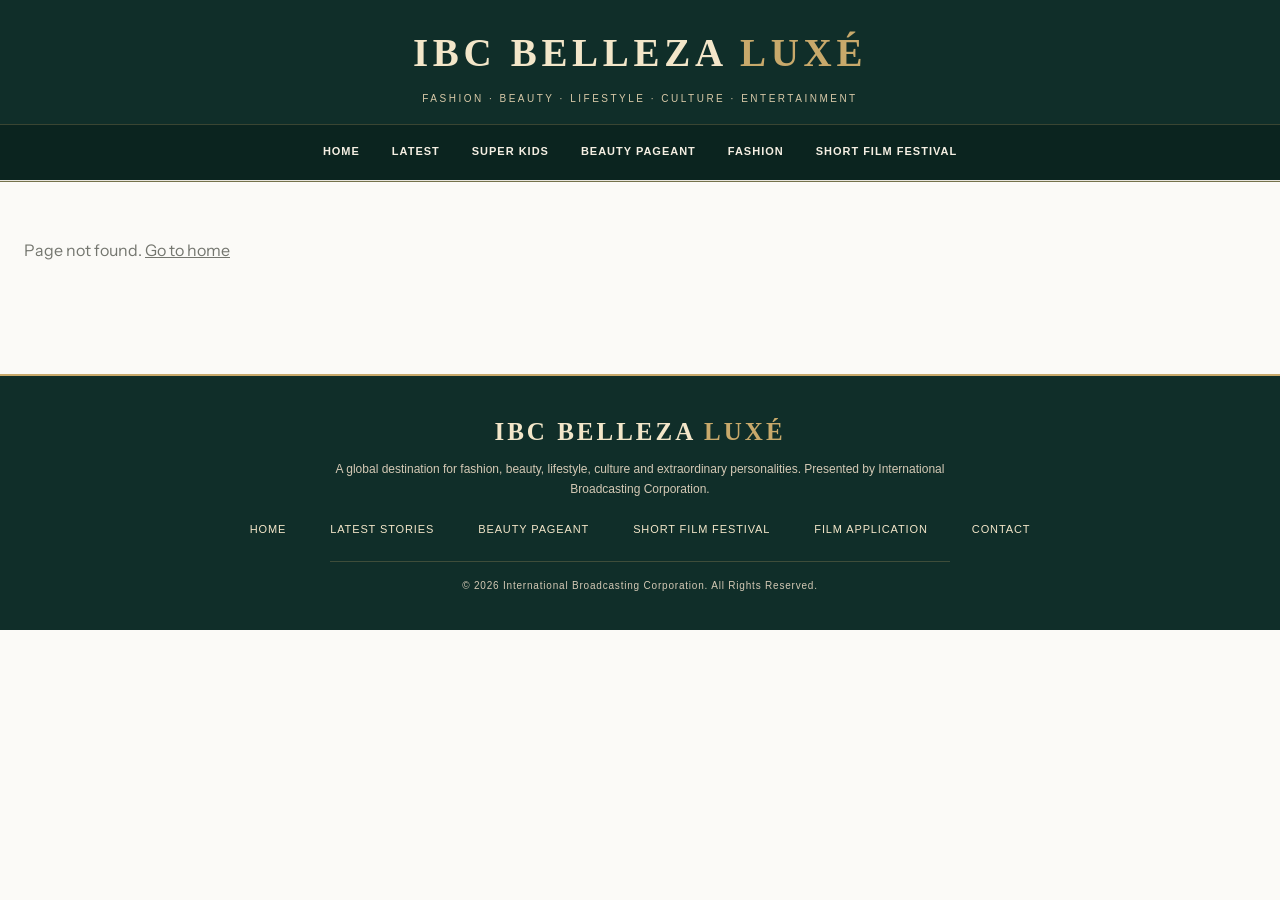
<file: article.html>
<!DOCTYPE html>
<html lang="en"><head><meta charset="utf-8"><meta name="viewport" content="width=device-width, initial-scale=1">
<title>IBC BELLEZA LUXÉ</title>
<link href="https://fonts.googleapis.com/css2?family=Cormorant+Garamond:wght@500;600;700&family=Instrument+Sans:wght@400;500&display=swap" rel="stylesheet">
<style>
:root{--ink:#1a1820;--mute:#6b6874;--line:#e6e3ea;--acc:#5b2a4e;--soft:#f6f4f7}
*{box-sizing:border-box}
html{scroll-behavior:smooth}
body{margin:0;color:var(--ink);background:#fff;font:16px/1.6 "Instrument Sans",system-ui,sans-serif}
a{color:inherit;text-decoration:none}
.top{text-align:center;padding:20px 24px 8px}
.brand{font:700 clamp(28px,5vw,40px) "Cormorant Garamond",Georgia,serif;letter-spacing:.04em}
.tag{color:var(--mute);font-size:14px;margin:0}
nav{display:flex;flex-wrap:wrap;justify-content:center;gap:4px 26px;padding:12px 24px;border-top:1px solid var(--line);border-bottom:1px solid var(--line);position:sticky;top:0;background:#fff;z-index:5}
nav a{padding:4px 0;border-bottom:2px solid transparent;font-size:15px}
nav a:hover,nav a:focus-visible{border-color:var(--acc);outline:none}
.wrap{max-width:1180px;margin:0 auto;padding:0 24px}
.cover{position:relative;display:block;margin-top:24px;min-height:min(70vw,540px);background:#222 center/cover;border-radius:4px;overflow:hidden;color:#fff}
.cover::after{content:"";position:absolute;inset:0;background:linear-gradient(transparent 30%,rgba(10,8,14,.82))}
.cover div{position:absolute;left:0;right:0;bottom:0;padding:clamp(20px,4vw,48px);z-index:1;max-width:760px}
.cover small{font-size:15px;opacity:.9}
.cover h1{font:600 clamp(32px,6vw,58px)/1.08 "Cormorant Garamond",Georgia,serif;margin:6px 0 10px}
.cover p{margin:0;font-size:18px;opacity:.92}
h2{font:600 clamp(28px,4vw,38px) "Cormorant Garamond",Georgia,serif;margin:56px 0 18px}
.grid{display:grid;gap:22px;grid-template-columns:repeat(auto-fit,minmax(250px,1fr))}
.card img{display:block;width:100%;aspect-ratio:4/3;object-fit:cover;border-radius:4px;background:var(--soft)}
.card small{display:block;margin-top:10px;color:var(--acc);font-weight:500;font-size:14px}
.card h3{font:600 23px/1.2 "Cormorant Garamond",Georgia,serif;margin:2px 0 6px}
.card p{margin:0;color:var(--mute);font-size:15px}
.card:hover h3{text-decoration:underline}
.two{grid-template-columns:repeat(auto-fit,minmax(300px,1fr));margin-top:24px}
.two .card img{aspect-ratio:16/10}
.news{margin:64px 0 0;background:var(--soft);padding:44px 24px;text-align:center}
.news h2{margin:0 0 6px}
.news p{margin:0 0 18px;color:var(--mute)}
.news form{display:flex;gap:8px;justify-content:center;flex-wrap:wrap}
.news input{padding:11px 14px;border:1px solid var(--line);border-radius:6px;font:inherit;min-width:260px}
.news button{padding:11px 22px;border:0;border-radius:6px;background:var(--acc);color:#fff;font:inherit;font-weight:500;cursor:pointer}
footer{padding:36px 24px;text-align:center;color:var(--mute);font-size:15px}
footer .brand{color:var(--ink);font-size:26px}
footer p{margin:10px auto;max-width:520px}
footer a{margin:0 10px}
.empty{padding:40px 0;color:var(--mute)}
.art{max-width:760px;margin:32px auto}.art h1{font:600 clamp(32px,5vw,50px)/1.1 "Cormorant Garamond",Georgia,serif;margin:6px 0 16px}.art .hero{width:100%;border-radius:4px;margin-bottom:20px}.art small{color:var(--acc);font-weight:500}.prose{font-size:18px;line-height:1.8}.prose img{max-width:100%;height:auto}.prose blockquote{border-left:3px solid var(--acc);margin:1em 0;padding-left:16px;font-style:italic;color:var(--acc)}.prose h2{margin:1.2em 0 .4em}
/* IBC Belleza Luxé unified visual identity */

:root{--ink:#171916;--mute:#74766f;--line:#e7e4dc;--acc:#9a7440;--soft:#f3f0e9;--green:#102c27;--gold:#c6a56a}
body{background:#fbfaf7;color:var(--ink);font-family:"DM Sans","Instrument Sans",Arial,sans-serif}
.top{background:#fbfaf7;padding:25px 20px 17px;border-bottom:1px solid var(--line)}
.brand{font-family:"Playfair Display","Cormorant Garamond",Georgia,serif;color:var(--green);letter-spacing:.035em}
.tag{font-family:"DM Sans",Arial,sans-serif;color:var(--mute);font-size:10px;letter-spacing:.2em;text-transform:uppercase}
nav{background:rgba(251,250,247,.97);border-color:var(--line);backdrop-filter:blur(10px)}
nav a{font-family:"DM Sans",Arial,sans-serif;font-size:10px;font-weight:700;letter-spacing:.13em;text-transform:uppercase}
.wrap{max-width:1280px}
.cover{border-radius:0;box-shadow:none}
.cover::after{background:linear-gradient(transparent 20%,rgba(8,25,21,.84))}
.cover h1,.art h1{font-family:"Playfair Display","Cormorant Garamond",Georgia,serif}
h2{font-family:"Playfair Display","Cormorant Garamond",Georgia,serif;color:var(--green)}
.card img{border-radius:0}
.card small,.art small{color:#9a7440;letter-spacing:.12em;text-transform:uppercase;font-size:10px}
.card h3{font-family:"Playfair Display","Cormorant Garamond",Georgia,serif}
.news{background:#eeeae1}
.news button{background:var(--green);border-radius:0}
.news input{border-radius:0}
footer{background:#0d211e;color:#e9e2d5}
footer .brand{color:#e8d4ac}
footer a{color:#e8d4ac}
.art{max-width:820px}
.art h1{color:var(--green)}
.prose{font-family:"DM Sans","Instrument Sans",Arial,sans-serif}
.prose blockquote{border-color:var(--gold);color:var(--green)}
@media(max-width:600px){.top{padding:19px 12px 14px}.brand{font-size:30px}nav{justify-content:flex-start;overflow-x:auto;white-space:nowrap}.art{padding:0 16px}}

</style>
<link rel="stylesheet" href="assets/css/ibc-shell.css">
</head><body id="top">


<main class="wrap" id="root"><p class="empty">Loading…</p></main>

<script>
const esc = s => String(s ?? '').replace(/[&<>"']/g, c => ({'&':'&amp;','<':'&lt;','>':'&gt;','"':'&quot;',"'":'&#39;'}[c]));
const href = a => a.link || (a.type === 'page' || !a.slug
  ? 'article.html?id=' + encodeURIComponent(a.id)
  : 'articles/' + encodeURIComponent(a.slug) + '/');
const sl = s => String(s).toLowerCase().replace(/[^a-z0-9]+/g, '-').replace(/^-|-$/g, '') || 'x';
const md = s => esc(s).split(/\n{2,}/).map(b => /^## /.test(b) ? '<h2>' + b.slice(3) + '</h2>' : '<p>' + b.replace(/\n/g, '<br>') + '</p>').join('').replace(/\*\*(.+?)\*\*/g, '<b>$1</b>');
const card = a => '<a class="card" href="' + esc(href(a)) + '"><img loading="lazy" src="' + esc(a.image) + '" alt=""><small>' + esc(a.category) + '</small><h3>' + esc(a.title) + '</h3>' + (a.excerpt ? '<p>' + esc(a.excerpt) + '</p>' : '') + '</a>';
const id = new URLSearchParams(location.search).get('id');
const canonicalBase = location.origin + location.pathname.replace(/article\.html?$/i, '');
const absImg = v => !v ? '' : /^(https?:)/.test(v) ? v : new URL(v, canonicalBase).href;
fetch('content/articles.json', { cache: 'no-store' }).then(r => r.ok ? r.json() : []).catch(() => []).then(list => {
  list = list.filter(a => a.status !== 'draft');
  const pages = list.filter(a => a.type === 'page'), posts = list.filter(a => a.type !== 'page');
  const S = ['cover', 'featured', 'trending'], cats = [...new Set(posts.filter(a => !S.includes(a.section)).map(a => a.category || 'More stories'))];
  const pl = f => pages.filter(f).map(a => '<a href="' + esc(href(a)) + '">' + esc(a.title) + '</a>').join('');
  const a = list.find(x => x.id === id), root = document.getElementById('root');
  if (!a) { root.innerHTML = '<p class="empty">Page not found. <a href="index.html"><u>Go to home</u></a></p>'; return; }
  document.title = a.title + ' | IBC BELLEZA LUXÉ';
  const setMeta = (key, value, prop='name') => {
    let m = document.querySelector('meta[' + prop + '="' + key + '"]');
    if (!m) { m = document.createElement('meta'); m.setAttribute(prop, key); document.head.appendChild(m); }
    m.setAttribute('content', value || '');
  };
  setMeta('description', a.excerpt || a.title);
  setMeta('og:title', a.title, 'property'); setMeta('og:description', a.excerpt || a.title, 'property');
  setMeta('og:type', 'article', 'property'); setMeta('og:image', absImg(a.image), 'property');
  setMeta('og:url', location.href, 'property'); setMeta('twitter:card', 'summary_large_image');
  setMeta('twitter:title', a.title); setMeta('twitter:description', a.excerpt || a.title); setMeta('twitter:image', absImg(a.image));
  const isPage = a.type === 'page';
  let h = '<article class="art">' + (isPage ? '' : '<small>' + esc(a.category) + (a.readTime ? ' • ' + esc(a.readTime) : '') + '</small>') + '<h1>' + esc(a.title) + '</h1>' +
    (!isPage && a.image ? '<img class="hero" src="' + esc(a.image) + '" alt="">' : '') + '<div class="prose">' + (a.format === 'html' ? a.body : md(a.body || '')) + '</div></article>';
  if (isPage) {
    const L = posts.filter(p => (p.showOn || []).includes(a.id) || (a.listCat && String(p.category||'').trim().toLowerCase() === String(a.listCat).trim().toLowerCase()));
    if (L.length) h += '<div class="grid" style="margin:40px 0">' + L.map(card).join('') + '</div>';
  }
  root.innerHTML = h;
});
</script><script src="assets/js/ibc-shell.js" data-root="" defer></script>
</body></html>
</file>
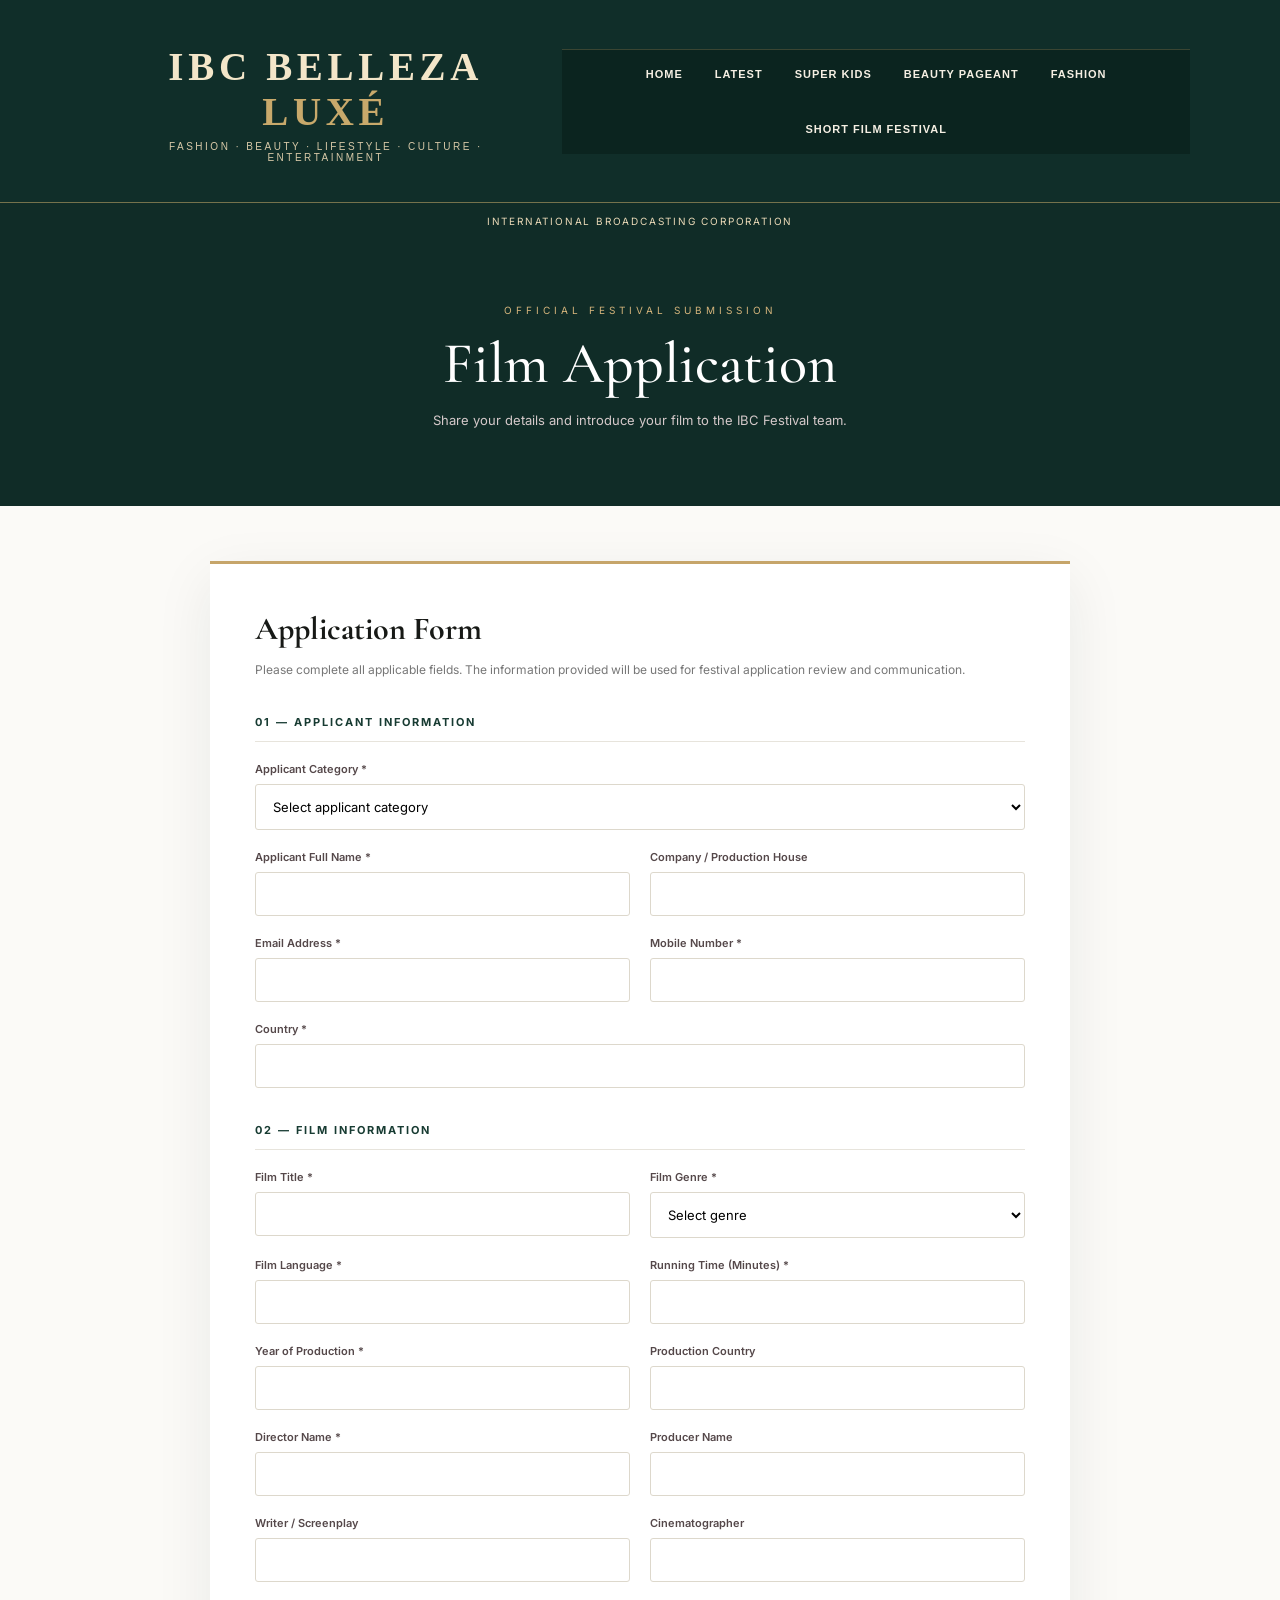
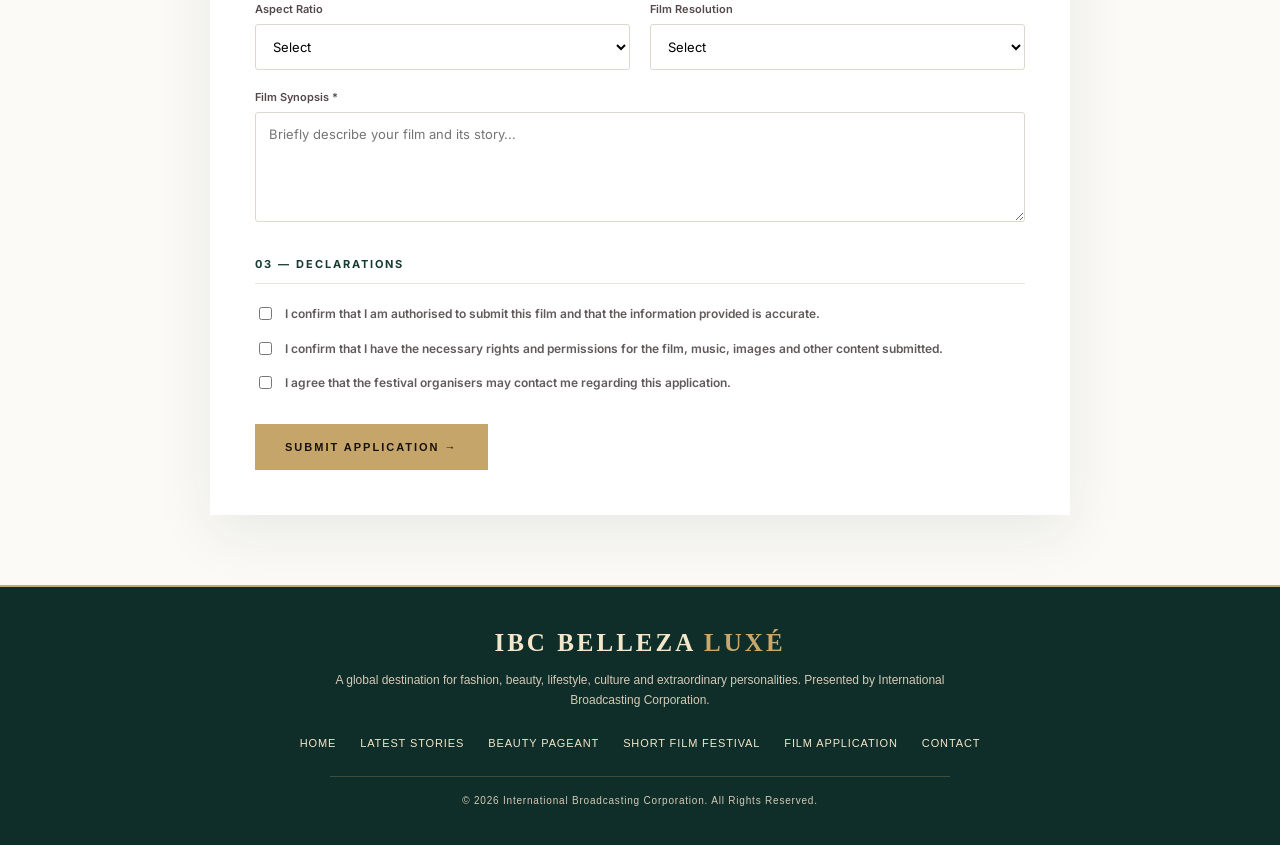
<file: film-application.html>
<!DOCTYPE html>
<html lang="en">
<head>
<meta charset="UTF-8">
<meta name="viewport" content="width=device-width, initial-scale=1.0">
<title>Film Application | IBC Short Film Festival</title>
<link href="https://fonts.googleapis.com/css2?family=Cormorant+Garamond:wght@400;500;600;700&family=Inter:wght@300;400;500;600;700&display=swap" rel="stylesheet">

<style>
:root{--wine:#64172b;--gold:#c9a45c;--cream:#f7f4ef}
*{box-sizing:border-box}
body{margin:0;background:var(--cream);font-family:Inter,sans-serif;color:#21191b}
.top{background:#111;color:#d9c7a0;text-align:center;padding:12px;font-size:10px;letter-spacing:3px}
header{background:#fff;padding:22px 7%;display:flex;justify-content:space-between;align-items:center}
.brand{font-family:'Cormorant Garamond',serif;font-size:24px;font-weight:700;color:var(--wine);letter-spacing:2px}
.brand small{display:block;font-family:Inter;font-size:9px;color:#777;letter-spacing:3px}
header a{font-size:11px;color:var(--wine);text-decoration:none;letter-spacing:1px}
.hero{background:#211619;color:#fff;padding:65px 8%;text-align:center}
.eyebrow{color:var(--gold);font-size:10px;letter-spacing:4px}
h1{font-family:'Cormorant Garamond',serif;font-size:58px;font-weight:500;margin:12px 0}
.hero p{color:#d5c9ca;font-size:13px}
main{max-width:900px;margin:55px auto;padding:0 20px}
.form-card{background:#fff;padding:45px;box-shadow:0 10px 40px #2413190c}
.form-title{font-family:'Cormorant Garamond',serif;font-size:32px;margin:0 0 8px}
.note{font-size:12px;color:#777;line-height:1.7;margin-bottom:30px}
.section-title{font-size:11px;letter-spacing:2px;color:var(--wine);font-weight:700;border-bottom:1px solid #e9e1dc;padding-bottom:12px;margin:35px 0 20px}
.grid{display:grid;grid-template-columns:1fr 1fr;gap:20px}
.field{display:flex;flex-direction:column;gap:8px}
.field.full{grid-column:1/-1}
label{font-size:11px;font-weight:600;color:#55484a}
input,select,textarea{width:100%;padding:13px;border:1px solid #ddd5d1;background:#fff;font-family:Inter,sans-serif;font-size:13px;border-radius:0}
textarea{min-height:110px;resize:vertical}
input:focus,select:focus,textarea:focus{outline:1px solid var(--gold);border-color:var(--gold)}
.hint{font-size:10px;color:#888;line-height:1.6}
.check{display:flex;align-items:flex-start;gap:10px;margin:14px 0;font-size:12px;color:#62595a;line-height:1.7}
.check input{width:auto;margin-top:3px}
button{border:0;background:var(--gold);color:#17120d;padding:17px 30px;font-weight:700;font-size:11px;letter-spacing:2px;cursor:pointer}
button:hover{background:#b58e48}
.actions{margin-top:30px}
#message{display:none;margin-top:20px;padding:18px;background:#f5eee1;color:#493718;font-size:13px;line-height:1.7}
footer{background:#111;color:#aaa;text-align:center;padding:30px;font-size:11px;line-height:2}
@media(max-width:650px){
 header{padding:18px;display:block;text-align:center}
 header a{display:block;margin-top:15px}
 h1{font-size:43px}
 .form-card{padding:25px 18px}
 .grid{grid-template-columns:1fr}
 .field.full{grid-column:auto}
}

/* IBC Belleza Luxé unified visual identity */

:root{--wine:#102c27;--gold:#c6a56a;--black:#0d211e;--cream:#fbfaf7}
body{font-family:"DM Sans",Inter,Arial,sans-serif;background:var(--cream);color:#171916}
.topbar,.top{background:#102c27;color:#ead9b7;letter-spacing:.18em}
header{background:#fbfaf7;border-bottom:1px solid #e7e4dc}
.brand{font-family:"Playfair Display","Cormorant Garamond",Georgia,serif;color:#102c27}
header a,nav a{color:#173b32}
.hero{background-color:#102c27}
.eyebrow{color:#d4b47b}
.btn{background:#c6a56a;color:#10231e;border-radius:2px;font-weight:700}
.section-label{color:#9a7440}
.form-card{border-top:3px solid #c6a56a;box-shadow:0 18px 55px rgba(16,44,39,.08)}
.section-title{color:#173b32;border-color:#e7e4dc}
input,select,textarea{border-color:#ddd8cc;border-radius:3px}
@media(max-width:700px){header{gap:15px;flex-wrap:wrap}header nav{display:flex;flex-wrap:wrap;gap:12px}h1{font-size:clamp(40px,10vw,58px)}}

</style>
<link rel="stylesheet" href="assets/css/ibc-shell.css">
</head>
<body>

<div class="top">INTERNATIONAL BROADCASTING CORPORATION</div>



<section class="hero">
  <div class="eyebrow">OFFICIAL FESTIVAL SUBMISSION</div>
  <h1>Film Application</h1>
  <p>Share your details and introduce your film to the IBC Festival team.</p>
</section>

<main>
<div class="form-card">
  <h2 class="form-title">Application Form</h2>
  <p class="note">Please complete all applicable fields. The information provided will be used for festival application review and communication.</p>

  <form id="filmForm">

    <div class="section-title">01 — APPLICANT INFORMATION</div>
    <div class="grid">
      <div class="field full">
        <label for="applicantType">Applicant Category *</label>
        <select id="applicantType" name="applicantType" required>
          <option value="">Select applicant category</option>
          <option>Individual</option>
          <option>Producer</option>
          <option>Production Company</option>
          <option>Director</option>
        </select>
      </div>

      <div class="field">
        <label for="applicantName">Applicant Full Name *</label>
        <input id="applicantName" name="applicantName" required>
      </div>
      <div class="field">
        <label for="companyName">Company / Production House</label>
        <input id="companyName" name="companyName">
      </div>
      <div class="field">
        <label for="email">Email Address *</label>
        <input id="email" name="email" type="email" required>
      </div>
      <div class="field">
        <label for="mobile">Mobile Number *</label>
        <input id="mobile" name="mobile" type="tel" required>
      </div>
      <div class="field full">
        <label for="country">Country *</label>
        <input id="country" name="country" required>
      </div>
    </div>

    <div class="section-title">02 — FILM INFORMATION</div>
    <div class="grid">
      <div class="field">
        <label for="filmTitle">Film Title *</label>
        <input id="filmTitle" name="filmTitle" required>
      </div>
      <div class="field">
        <label for="genre">Film Genre *</label>
        <select id="genre" name="genre" required>
          <option value="">Select genre</option>
          <option>Drama</option>
          <option>Comedy</option>
          <option>Thriller</option>
          <option>Documentary</option>
          <option>Animation</option>
          <option>Social Awareness</option>
          <option>Romance</option>
          <option>Horror</option>
          <option>Experimental</option>
          <option>Other</option>
        </select>
      </div>
      <div class="field">
        <label for="language">Film Language *</label>
        <input id="language" name="language" required>
      </div>
      <div class="field">
        <label for="runtime">Running Time (Minutes) *</label>
        <input id="runtime" name="runtime" type="number" min="1" required>
      </div>
      <div class="field">
        <label for="year">Year of Production *</label>
        <input id="year" name="year" type="number" min="1900" max="2100" required>
      </div>
      <div class="field">
        <label for="productionCountry">Production Country</label>
        <input id="productionCountry" name="productionCountry">
      </div>
      <div class="field">
        <label for="director">Director Name *</label>
        <input id="director" name="director" required>
      </div>
      <div class="field">
        <label for="producer">Producer Name</label>
        <input id="producer" name="producer">
      </div>
      <div class="field">
        <label for="writer">Writer / Screenplay</label>
        <input id="writer" name="writer">
      </div>
      <div class="field">
        <label for="cinematographer">Cinematographer</label>
        <input id="cinematographer" name="cinematographer">
      </div>
      <div class="field">
        <label for="aspectRatio">Aspect Ratio</label>
        <select id="aspectRatio" name="aspectRatio">
          <option value="">Select</option>
          <option>16:9</option>
          <option>4:3</option>
          <option>1:1</option>
          <option>2.35:1</option>
          <option>Other</option>
        </select>
      </div>
      <div class="field">
        <label for="resolution">Film Resolution</label>
        <select id="resolution" name="resolution">
          <option value="">Select</option>
          <option>4K</option>
          <option>2K</option>
          <option>1080p Full HD</option>
          <option>720p HD</option>
          <option>Other</option>
        </select>
      </div>
      <div class="field full">
        <label for="synopsis">Film Synopsis *</label>
        <textarea id="synopsis" name="synopsis" required placeholder="Briefly describe your film and its story..."></textarea>
      </div>
    </div>

    <div class="section-title">03 — DECLARATIONS</div>
    <label class="check">
      <input type="checkbox" required>
      I confirm that I am authorised to submit this film and that the information provided is accurate.
    </label>
    <label class="check">
      <input type="checkbox" required>
      I confirm that I have the necessary rights and permissions for the film, music, images and other content submitted.
    </label>
    <label class="check">
      <input type="checkbox" required>
      I agree that the festival organisers may contact me regarding this application.
    </label>

    <div class="actions">
      <button type="submit">SUBMIT APPLICATION →</button>
    </div>

    <div id="message">
      The application form design is ready, but online submission is not connected yet.
      Your details have not been saved or sent. A secure backend must be connected before accepting real applications.
    </div>
  </form>
</div>
</main>



<script>
document.getElementById("filmForm").addEventListener("submit", function(event){
  event.preventDefault();
  document.getElementById("message").style.display = "block";
  document.getElementById("message").scrollIntoView({behavior:"smooth",block:"center"});
});
</script>

<script src="assets/js/ibc-shell.js" data-root="" defer></script>
</body>
</html>
</file>
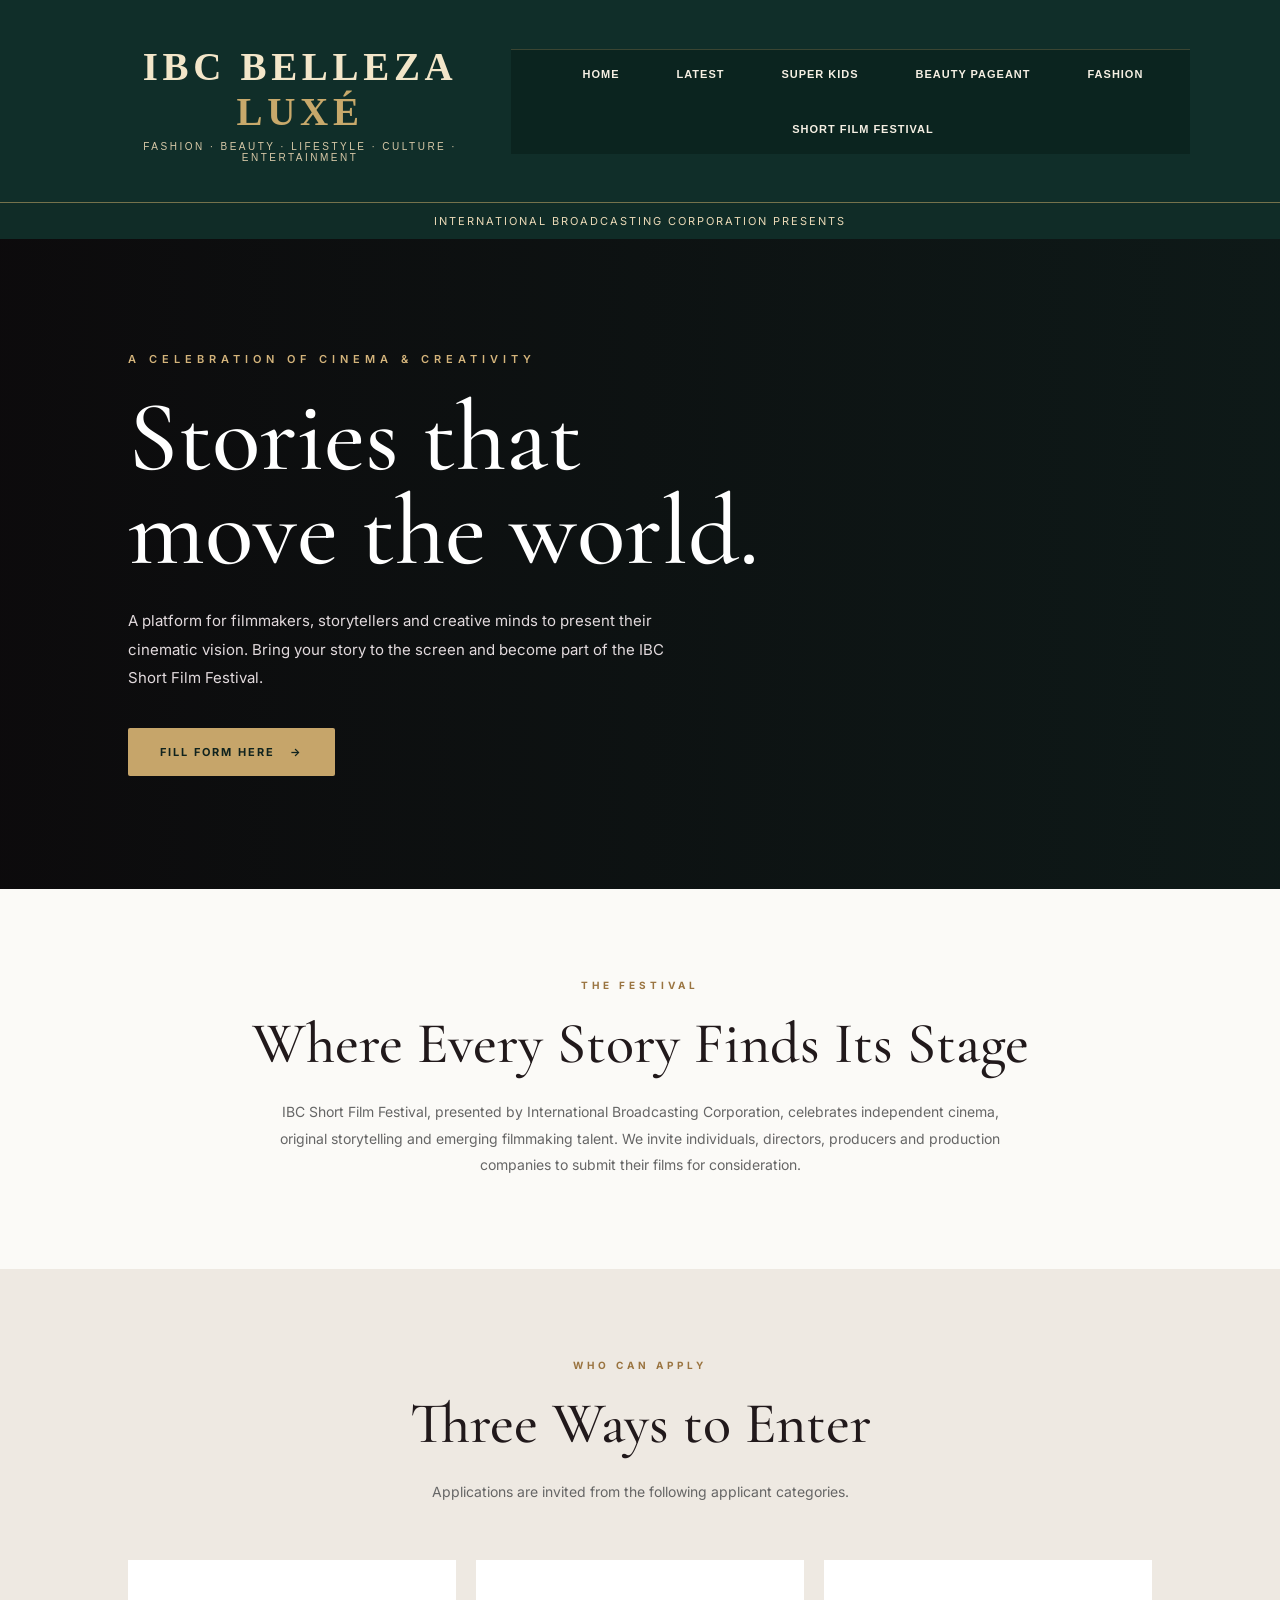
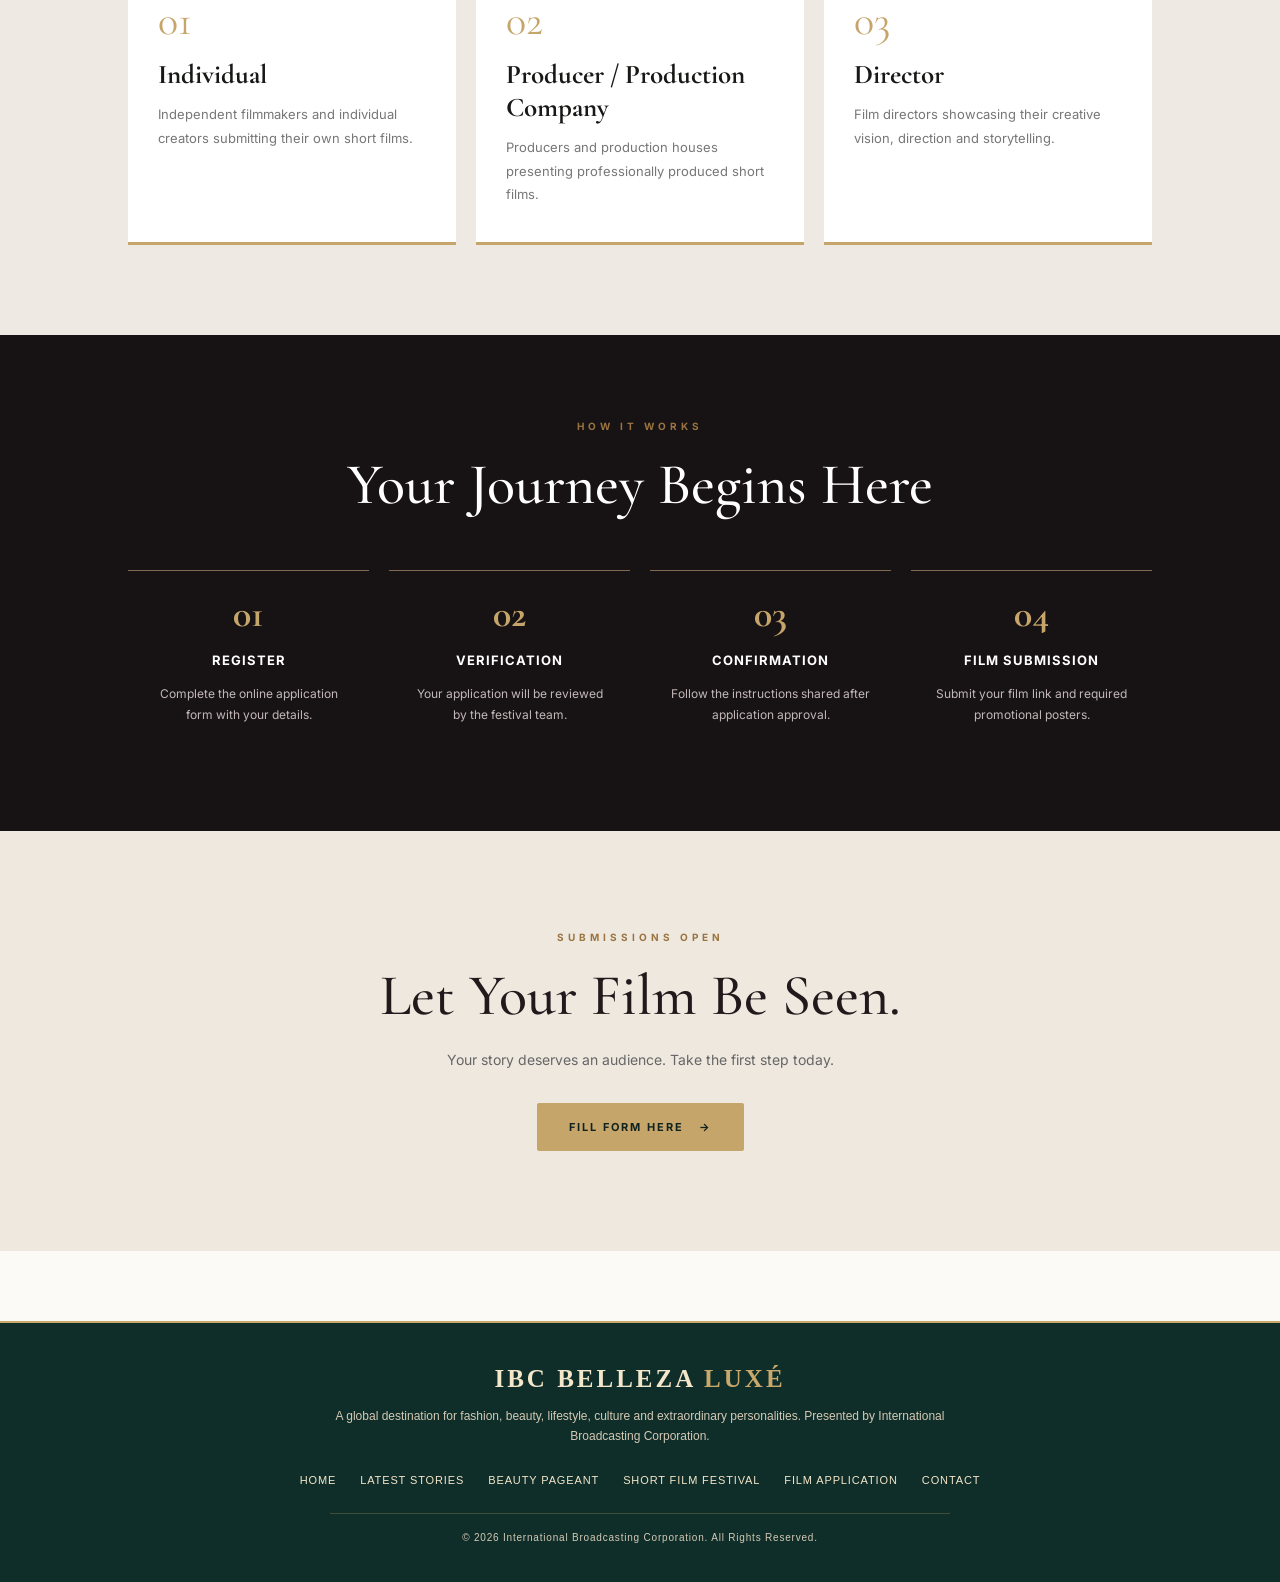
<file: short-film-festival.html>
<!DOCTYPE html>
<html lang="en">
<head>
<meta charset="UTF-8">
<meta name="viewport" content="width=device-width, initial-scale=1.0">
<title>IBC Short Film Festival | IBC Belleza Luxé</title>
<link rel="preconnect" href="https://fonts.googleapis.com">
<link href="https://fonts.googleapis.com/css2?family=Cormorant+Garamond:wght@400;500;600;700&family=Inter:wght@300;400;500;600;700&display=swap" rel="stylesheet">

<style>
:root {
  --wine:#64172b;
  --gold:#c9a45c;
  --black:#11100f;
  --cream:#f7f4ef;
}
*{box-sizing:border-box;margin:0;padding:0}
body{font-family:Inter,sans-serif;color:#222;background:var(--cream)}
a{text-decoration:none;color:inherit}
.topbar{background:#111;color:#d9c7a0;text-align:center;padding:11px;font-size:11px;letter-spacing:3px}
header{background:#fff;padding:22px 7%;display:flex;justify-content:space-between;align-items:center}
.brand{font-family:'Cormorant Garamond',serif;font-size:25px;font-weight:700;letter-spacing:2px;color:var(--wine)}
.brand small{display:block;font-family:Inter;font-size:9px;letter-spacing:4px;color:#777;margin-top:3px}
nav a{font-size:12px;margin-left:25px;letter-spacing:1px}
.hero{min-height:650px;background:linear-gradient(90deg,rgba(12,8,10,.92),rgba(12,8,10,.52)),url('https://images.unsplash.com/photo-1485846234645-a62644f84728?auto=format&fit=crop&w=2000&q=85') center/cover;display:flex;align-items:center;padding:80px 10%;color:white}
.hero-content{max-width:760px}
.eyebrow{color:var(--gold);letter-spacing:5px;font-size:11px;font-weight:600;margin-bottom:25px}
h1{font-family:'Cormorant Garamond',serif;font-size:clamp(52px,8vw,100px);line-height:.94;font-weight:500;margin-bottom:28px}
.hero p{font-size:15px;line-height:1.9;color:#e2dadd;max-width:570px}
.btn{display:inline-block;background:var(--gold);color:#17120d;padding:17px 32px;font-size:11px;font-weight:700;letter-spacing:2px;margin-top:35px;transition:.25s}
.btn:hover{background:#fff}
.section{padding:90px 10%;text-align:center}
.section-label{font-size:10px;letter-spacing:4px;color:var(--wine);font-weight:700;margin-bottom:17px}
h2{font-family:'Cormorant Garamond',serif;font-size:clamp(38px,5vw,58px);font-weight:500;color:#21191b;margin-bottom:20px}
.intro{max-width:760px;margin:auto;color:#666;line-height:1.9;font-size:14px}
.cards{display:grid;grid-template-columns:repeat(3,1fr);gap:20px;margin-top:55px;text-align:left}
.card{background:#fff;padding:35px 30px;border-bottom:3px solid var(--gold)}
.card-number{font-family:'Cormorant Garamond';font-size:42px;color:var(--gold)}
.card h3{font-family:'Cormorant Garamond';font-size:27px;margin:12px 0}
.card p{font-size:13px;line-height:1.8;color:#777}
.process{background:#171214;color:#fff;padding:85px 10%;text-align:center}
.process h2{color:#fff}
.steps{display:grid;grid-template-columns:repeat(4,1fr);gap:20px;margin-top:50px}
.step{padding:20px;border-top:1px solid #806b50}
.step strong{font-family:'Cormorant Garamond';font-size:38px;color:var(--gold)}
.step h3{font-size:13px;letter-spacing:1px;margin:15px 0}
.step p{font-size:12px;color:#c2b8b9;line-height:1.8}
.cta{padding:100px 20px;text-align:center;background:#eee8df}
.cta p{color:#666;font-size:14px}
footer{background:#100e0f;color:#aaa;text-align:center;padding:35px 15px;font-size:11px;line-height:2}
footer strong{color:var(--gold);letter-spacing:2px}
@media(max-width:750px){
 header{display:block;text-align:center}
 nav{margin-top:18px}
 nav a{margin:0 8px;font-size:10px}
 .hero{min-height:570px;padding:60px 7%}
 .cards,.steps{grid-template-columns:1fr}
 .section{padding:70px 7%}
}

/* IBC Belleza Luxé unified visual identity */

:root{--wine:#102c27;--gold:#c6a56a;--black:#0d211e;--cream:#fbfaf7}
body{font-family:"DM Sans",Inter,Arial,sans-serif;background:var(--cream);color:#171916}
.topbar,.top{background:#102c27;color:#ead9b7;letter-spacing:.18em}
header{background:#fbfaf7;border-bottom:1px solid #e7e4dc}
.brand{font-family:"Playfair Display","Cormorant Garamond",Georgia,serif;color:#102c27}
header a,nav a{color:#173b32}
.hero{background-color:#102c27}
.eyebrow{color:#d4b47b}
.btn{background:#c6a56a;color:#10231e;border-radius:2px;font-weight:700}
.section-label{color:#9a7440}
.form-card{border-top:3px solid #c6a56a;box-shadow:0 18px 55px rgba(16,44,39,.08)}
.section-title{color:#173b32;border-color:#e7e4dc}
input,select,textarea{border-color:#ddd8cc;border-radius:3px}
@media(max-width:700px){header{gap:15px;flex-wrap:wrap}header nav{display:flex;flex-wrap:wrap;gap:12px}h1{font-size:clamp(40px,10vw,58px)}}

</style>
<link rel="stylesheet" href="assets/css/ibc-shell.css">
</head>
<body>

<div class="topbar">INTERNATIONAL BROADCASTING CORPORATION PRESENTS</div>



<section class="hero">
  <div class="hero-content">
    <div class="eyebrow">A CELEBRATION OF CINEMA & CREATIVITY</div>
    <h1>Stories that<br>move the world.</h1>
    <p>
      A platform for filmmakers, storytellers and creative minds to present
      their cinematic vision. Bring your story to the screen and become
      part of the IBC Short Film Festival.
    </p>
    <a class="btn" href="film-application.html">FILL FORM HERE &nbsp; →</a>
  </div>
</section>

<section class="section" id="about">
  <div class="section-label">THE FESTIVAL</div>
  <h2>Where Every Story Finds Its Stage</h2>
  <p class="intro">
    IBC Short Film Festival, presented by International Broadcasting
    Corporation, celebrates independent cinema, original storytelling
    and emerging filmmaking talent. We invite individuals, directors,
    producers and production companies to submit their films for consideration.
  </p>
</section>

<section class="section" id="categories" style="background:#eee9e2">
  <div class="section-label">WHO CAN APPLY</div>
  <h2>Three Ways to Enter</h2>
  <p class="intro">Applications are invited from the following applicant categories.</p>

  <div class="cards">
    <div class="card">
      <div class="card-number">01</div>
      <h3>Individual</h3>
      <p>Independent filmmakers and individual creators submitting their own short films.</p>
    </div>
    <div class="card">
      <div class="card-number">02</div>
      <h3>Producer / Production Company</h3>
      <p>Producers and production houses presenting professionally produced short films.</p>
    </div>
    <div class="card">
      <div class="card-number">03</div>
      <h3>Director</h3>
      <p>Film directors showcasing their creative vision, direction and storytelling.</p>
    </div>
  </div>
</section>

<section class="process" id="process">
  <div class="section-label">HOW IT WORKS</div>
  <h2>Your Journey Begins Here</h2>
  <div class="steps">
    <div class="step">
      <strong>01</strong>
      <h3>REGISTER</h3>
      <p>Complete the online application form with your details.</p>
    </div>
    <div class="step">
      <strong>02</strong>
      <h3>VERIFICATION</h3>
      <p>Your application will be reviewed by the festival team.</p>
    </div>
    <div class="step">
      <strong>03</strong>
      <h3>CONFIRMATION</h3>
      <p>Follow the instructions shared after application approval.</p>
    </div>
    <div class="step">
      <strong>04</strong>
      <h3>FILM SUBMISSION</h3>
      <p>Submit your film link and required promotional posters.</p>
    </div>
  </div>
</section>

<section class="cta">
  <div class="section-label">SUBMISSIONS OPEN</div>
  <h2>Let Your Film Be Seen.</h2>
  <p>Your story deserves an audience. Take the first step today.</p>
  <a class="btn" href="film-application.html">FILL FORM HERE &nbsp; →</a>
</section>



<script src="assets/js/ibc-shell.js" data-root="" defer></script>
</body>
</html>
</file>
<file: assets/css/ibc-shell.css>
:root{--ibc-green:#102e29;--ibc-green2:#183d35;--ibc-gold:#c8a96b;--ibc-cream:#f7f3eb;--ibc-ink:#171a18}
#ibc-site-header{position:relative;z-index:1000;background:var(--ibc-green);color:var(--ibc-cream);border-bottom:1px solid rgba(200,169,107,.55);font-family:Arial,sans-serif}
#ibc-site-header .ibc-mast{max-width:1440px;margin:auto;padding:22px 24px 17px;text-align:center}
#ibc-site-header .ibc-brand{display:inline-block;color:#f3e6c9;text-decoration:none;font-family:Georgia,serif;font-size:clamp(25px,4vw,39px);letter-spacing:.12em;font-weight:600}
#ibc-site-header .ibc-brand span{color:var(--ibc-gold)}
#ibc-site-header .ibc-tag{margin:7px 0 0;color:#d8c9a8;font-size:10px;letter-spacing:.25em;text-transform:uppercase}
#ibc-site-header .ibc-nav{display:flex;justify-content:center;align-items:center;gap:clamp(12px,2.5vw,34px);flex-wrap:wrap;padding:13px 18px;border-top:1px solid rgba(200,169,107,.25);background:#0b241f}
#ibc-site-header .ibc-nav a{color:#f5efe3;text-decoration:none;font-size:11px;font-weight:700;letter-spacing:.09em;text-transform:uppercase;padding:5px 0;border-bottom:1px solid transparent}
#ibc-site-header .ibc-nav a:hover,#ibc-site-header .ibc-nav a:focus{color:var(--ibc-gold);border-color:var(--ibc-gold)}
#ibc-site-footer{margin-top:70px;padding:42px 22px 24px;background:var(--ibc-green);color:#eee6d6;text-align:center;border-top:2px solid var(--ibc-gold);font-family:Arial,sans-serif}
#ibc-site-footer .ibc-footbrand{font:600 25px Georgia,serif;letter-spacing:.12em;color:#f3e6c9;text-decoration:none}
#ibc-site-footer .ibc-footbrand span{color:var(--ibc-gold)}
#ibc-site-footer p{color:#d4c9b5;font-size:12px;line-height:1.7;margin:12px auto;max-width:620px}
#ibc-site-footer .ibc-footlinks{display:flex;justify-content:center;gap:12px 24px;flex-wrap:wrap;margin:22px auto}
#ibc-site-footer a{color:#f3e6c9;text-decoration:none;font-size:11px;letter-spacing:.08em;text-transform:uppercase}
#ibc-site-footer a:hover{color:var(--ibc-gold)}
#ibc-site-footer .ibc-copy{padding-top:15px;border-top:1px solid rgba(200,169,107,.25);font-size:10px;letter-spacing:.08em}
@media(max-width:640px){#ibc-site-header .ibc-mast{padding:17px 12px 13px}#ibc-site-header .ibc-nav{gap:10px 17px;padding:12px 10px}#ibc-site-header .ibc-nav a{font-size:9px}#ibc-site-footer{margin-top:42px;padding:32px 15px 20px}}
</file>
